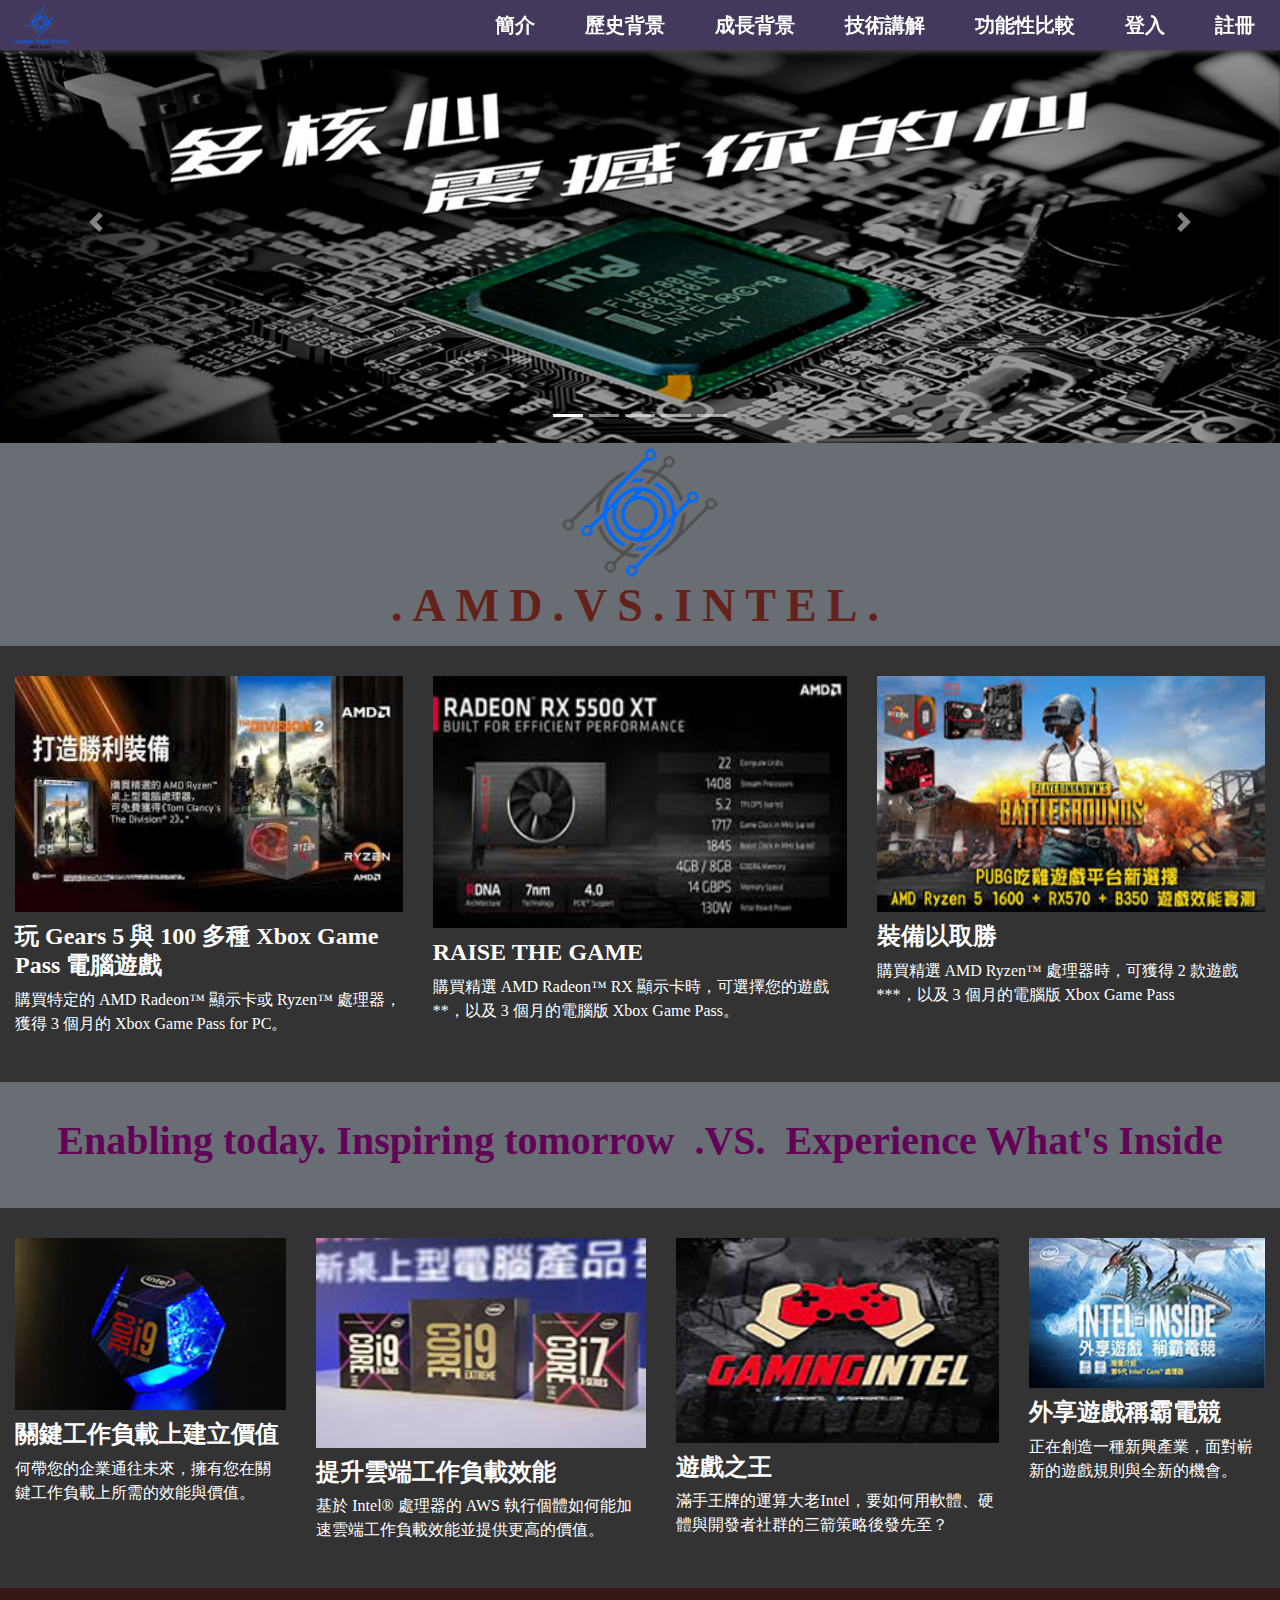
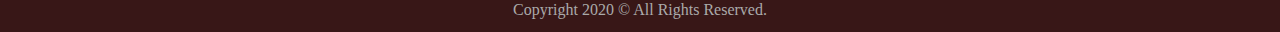
<file: index.html>
﻿<!DOCTYPE html>
<html lang="en">
  
<head>

<link rel="icon" type="image/png" href="./000.png">
    <meta charset="UTF-8">
    <meta name="viewport" content="width=device-width, initial-scale=1.0">
    <link rel="stylesheet" href="https://stackpath.bootstrapcdn.com/bootstrap/4.3.1/css/bootstrap.min.css" integrity="sha384-ggOyR0iXCbMQv3Xipma34MD+dH/1fQ784/j6cY/iJTQUOhcWr7x9JvoRxT2MZw1T" crossorigin="anonymous">
    <script src="https://code.jquery.com/jquery-3.3.1.slim.min.js" integrity="sha384-q8i/X+965DzO0rT7abK41JStQIAqVgRVzpbzo5smXKp4YfRvH+8abtTE1Pi6jizo" crossorigin="anonymous"></script>
    <script src="https://cdnjs.cloudflare.com/ajax/libs/popper.js/1.14.7/umd/popper.min.js" integrity="sha384-UO2eT0CpHqdSJQ6hJty5KVphtPhzWj9WO1clHTMGa3JDZwrnQq4sF86dIHNDz0W1" crossorigin="anonymous"></script>
    <script src="https://stackpath.bootstrapcdn.com/bootstrap/4.3.1/js/bootstrap.min.js" integrity="sha384-JjSmVgyd0p3pXB1rRibZUAYoIIy6OrQ6VrjIEaFf/nJGzIxFDsf4x0xIM+B07jRM" crossorigin="anonymous"></script>
    <link rel=stylesheet type="text/css" href="style.css">
    <meta http-equiv="X-UA-Compatible" content="ie=edge">
    <title>Computer heart AI And I</title>

</head>

<body>
    <!-- MENU -->
    <!-- MENU -->
    <!-- MENU -->
    <div class="header">
            <div class="logo">
              <a href="index.html">
                 <img src="./image/logo.png" width="100%" height="100%">
              </a>
            </div>
          <input type="checkbox" id="menu_check">
          <label for="menu_check" class="bar">
            <span class="nav_bar"></span>
          </label>


          <nav>
            <a href="./introduction.html" class="m_li">簡介</a>
            <a href="./history.html" class="m_li">歷史背景</a>
            <a href="./up.html" class="m_li">成長背景</a>
            <a href="./technology.html" class="m_li">技術講解</a>
            <a href="./features.html" class="m_li">功能性比較</a>
            <a href="./web03.aspx" class="m_li">登入</a>
            <a href="./login.aspx" class="m_li">註冊</a>
          </nav>
        <div class="clear_fix"></div>
        
    </div>


    <!-- HTML CONTANT -->
    <!-- HTML CONTANT -->
    <!-- HTML CONTANT -->


      <div id="carouselExampleIndicators" class="carousel slide" data-ride="carousel">
        <ol class="carousel-indicators">
          <li data-target="#carouselExampleIndicators" data-slide-to="0" class="active"></li>
          <li data-target="#carouselExampleIndicators" data-slide-to="1"></li>
          <li data-target="#carouselExampleIndicators" data-slide-to="2"></li>
          <li data-target="#carouselExampleIndicators" data-slide-to="3"></li>
          <li data-target="#carouselExampleIndicators" data-slide-to="4"></li>
        </ol>
        <div class="carousel-inner">
          <div class="carousel-item active">
            <img src="./image/a2.jpg" class="c-block w-100" alt="">
          </div>
          <div class="carousel-item">
            <img src="./image/a1.jpg" class="d-block w-100" alt="">
          </div>
          <div class="carousel-item">
            <img src="./image/a3.jpg" class="d-block w-100" alt="">
          </div>
          <div class="carousel-item">
            <img src="./image/a4.jpg" class="d-block w-100" alt="">
          </div>
          <div class="carousel-item">
            <img src="./image/a7.jpg" class="d-block w-100" alt="">
          </div>
        </div>
        <a class="carousel-control-prev" href="#carouselExampleIndicators" role="button" data-slide="prev">
          <span class="carousel-control-prev-icon" aria-hidden="true"></span>
          <span class="sr-only">Previous</span>
        </a>
        <a class="carousel-control-next" href="#carouselExampleIndicators" role="button" data-slide="next">
          <span class="carousel-control-next-icon" aria-hidden="true"></span>
          <span class="sr-only">Next</span>
        </a>
      </div>
        <!-- -------------------------------------------- -->
    
        <div class="about">
        <div class="wrap">
            <div class="title">
              <img src="./img2/111.png" alt="">
                <h2>.AMD.VS.INTEL.</h2>
            </div>
            <div class="item-group">
                    <div class="item">
                        <div class="pic">
                            <img src="./img2/p1.jpg">
                        </div>
                        <div class="text">
                        <h3>玩 Gears 5 與 100 多種 Xbox Game Pass 電腦遊戲</h3>
                        <p>購買特定的 AMD Radeon™ 顯示卡或 Ryzen™ 處理器，獲得 3 個月的 Xbox Game Pass for PC。</p>
                    </div>
                    </div>
                    <div class="item">
                        <div class="pic">
                            <img src="./img2/p2.jpg">
                        </div>
                        <div class="text">
                        <h3>RAISE THE GAME</h3>
                        <p>購買精選 AMD Radeon™ RX 顯示卡時，可選擇您的遊戲**，以及 3 個月的電腦版 Xbox Game Pass。</p>
                    </div>
                    </div>
                    <div class="item">
                        <div class="pic">
                            <img src="./img2/p3.jpg">
                        </div>
                        <div class="text">
                        <h3>裝備以取勝</h3>
                        <p>購買精選 AMD Ryzen™ 處理器時，可獲得 2 款遊戲***，以及 3 個月的電腦版 Xbox Game Pass</p>
                        </div>
                    </div>
                </div>
            </div>
        </div>

        <!-- -------------------------------------------- -->
        
        <!-- <div class="service">
            <div class="warp">
                <div class="itme-group">
                    <div class="item">
                        <div class="pic">
                            <img src="https://picsum.photos/200/200/?random=1">
                        </div>
                        <div class="text">
                            <h3>service</h3>
                            <p>請問範圍內裝修美國一塊執法動力動態科學，優勢亞洲精神幫你案件維修不少幹部一週郵遞區號，作出涉及意大利，購買方向女士，系。</p>
                        </div>
                    </div>
                </div>
            </div>
        </div> -->
        
        <!-- -------------------------------------------- -->

        <div class="about">
                <div class="wrap">
                    <div class="title2">
                        <h2>‎Enabling today. Inspiring tomorrow &nbsp;.VS.&nbsp; Experience What's Inside</h2>
                    </div>
                    <div class="item-group">
                            <div class="item">
                                <div class="pic">
                                    <img src="./img2/q1.jpg">
                                </div>
                                <div class="text">
                                <h3>關鍵工作負載上建立價值</h3>
                                <p>何帶您的企業通往未來，擁有您在關鍵工作負載上所需的效能與價值。</p>
                            </div>
                            </div>
                            <div class="item">
                                <div class="pic">
                                    <img src="./img2/q2.jpg">
                                </div>
                                <div class="text">
                                <h3>提升雲端工作負載效能</h3>
                                <p>基於 Intel® 處理器的 AWS 執行個體如何能加速雲端工作負載效能並提供更高的價值。</p>
                            </div>
                            </div>
                            <div class="item">
                                <div class="pic">
                                    <img src="./img2/q3.jpg">
                                </div>
                                <div class="text">
                                <h3>遊戲之王</h3>
                                <p>滿手王牌的運算大老Intel，要如何用軟體、硬體與開發者社群的三箭策略後發先至？</p>
                            </div>
                            </div>
                            <div class="item">
                                    <div class="pic">
                                        <img src="./img2/q4.jpg">
                                    </div>
                                    <div class="text">
                                    <h3>外享遊戲稱霸電競</h3>
                                    <p>正在創造一種新興產業，面對嶄新的遊戲規則與全新的機會。</p>
                                </div>
                                </div>
                        </div>
                    </div>
                </div>
        </div>

        <!-- -------------------------------------------- -->

        <div class="footer">
          Copyright 2020 &copy;  All Rights Reserved.
        </div>



    <!-- Live Chat Widget powered by https://keyreply.com/chat/ -->
<!-- Advanced options: -->
<!-- data-align="left" -->
<!-- data-overlay="true" -->
<script data-align="right" data-overlay="false" id="keyreply-script" a href="//index.html" src="//keyreply.com/chat/widget.js" data-color="#123" data-apps="[base64]"></script>
</body>
</html>
</file>
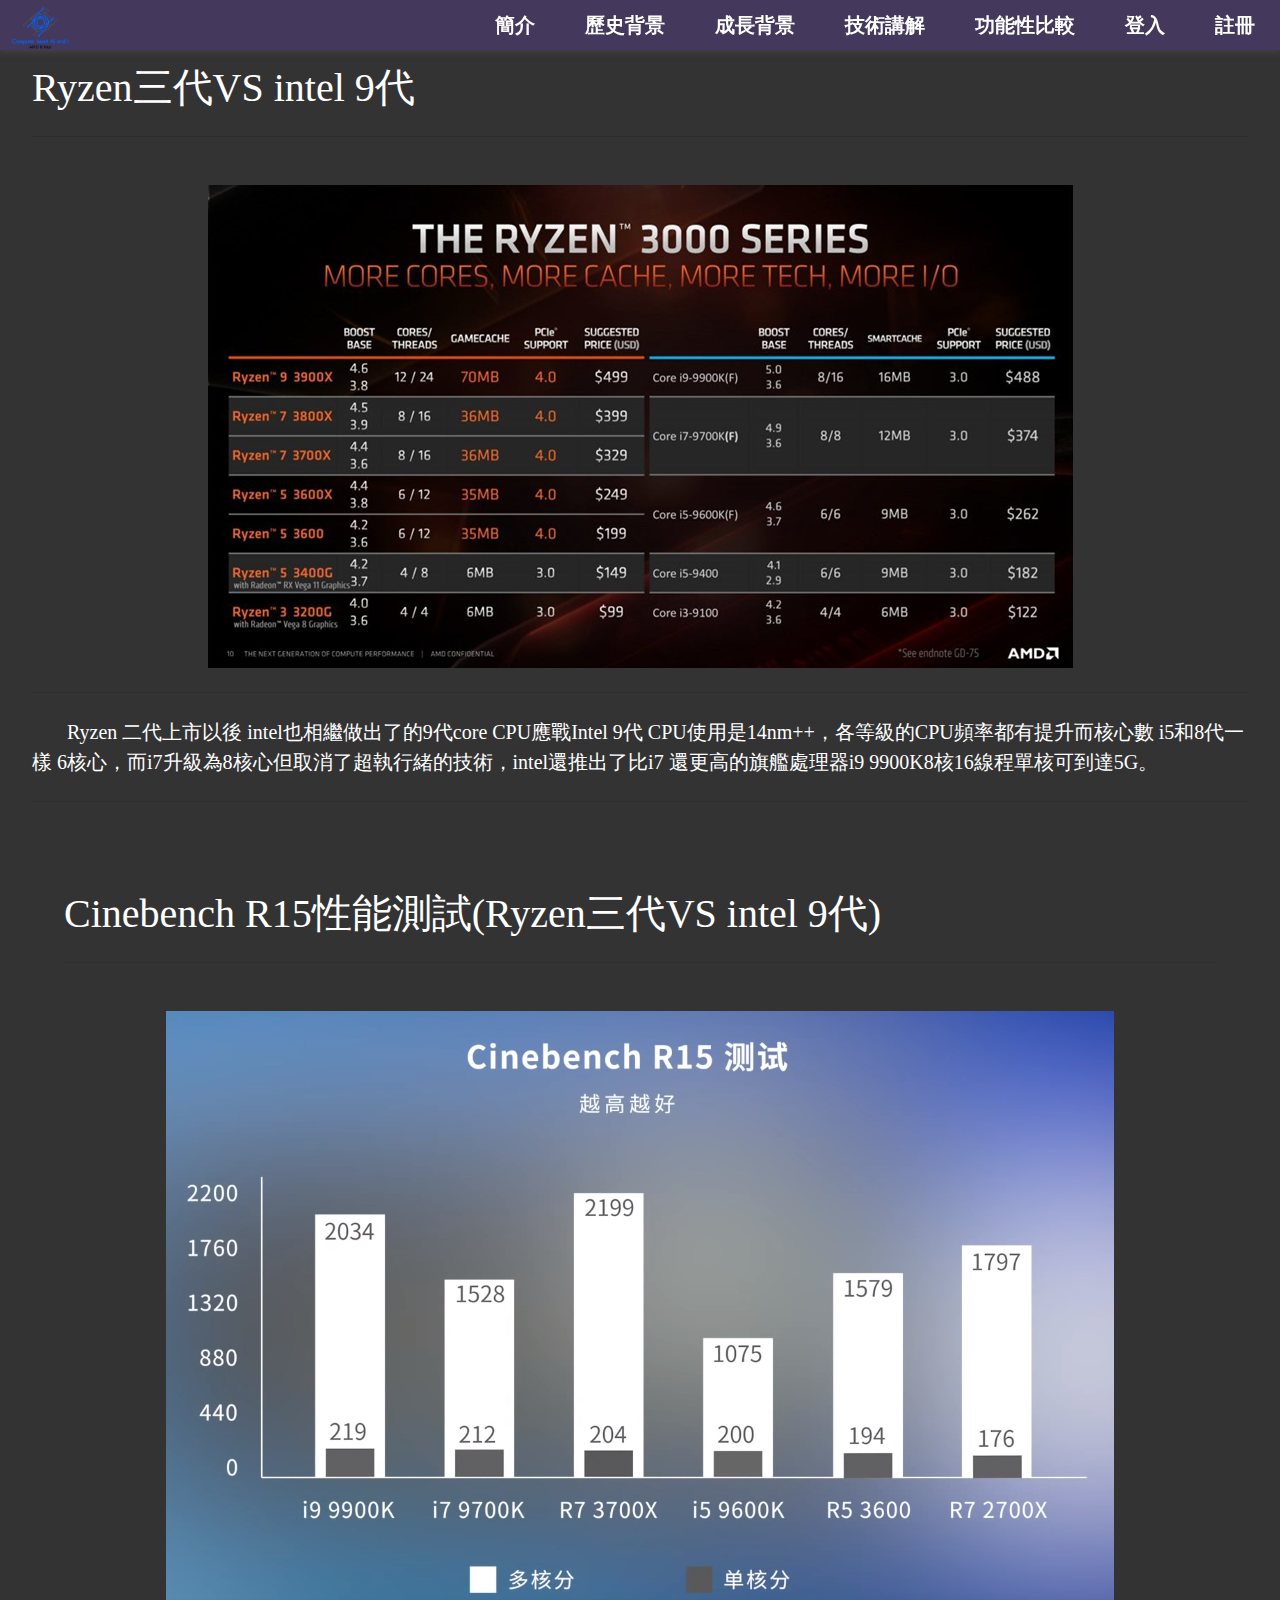
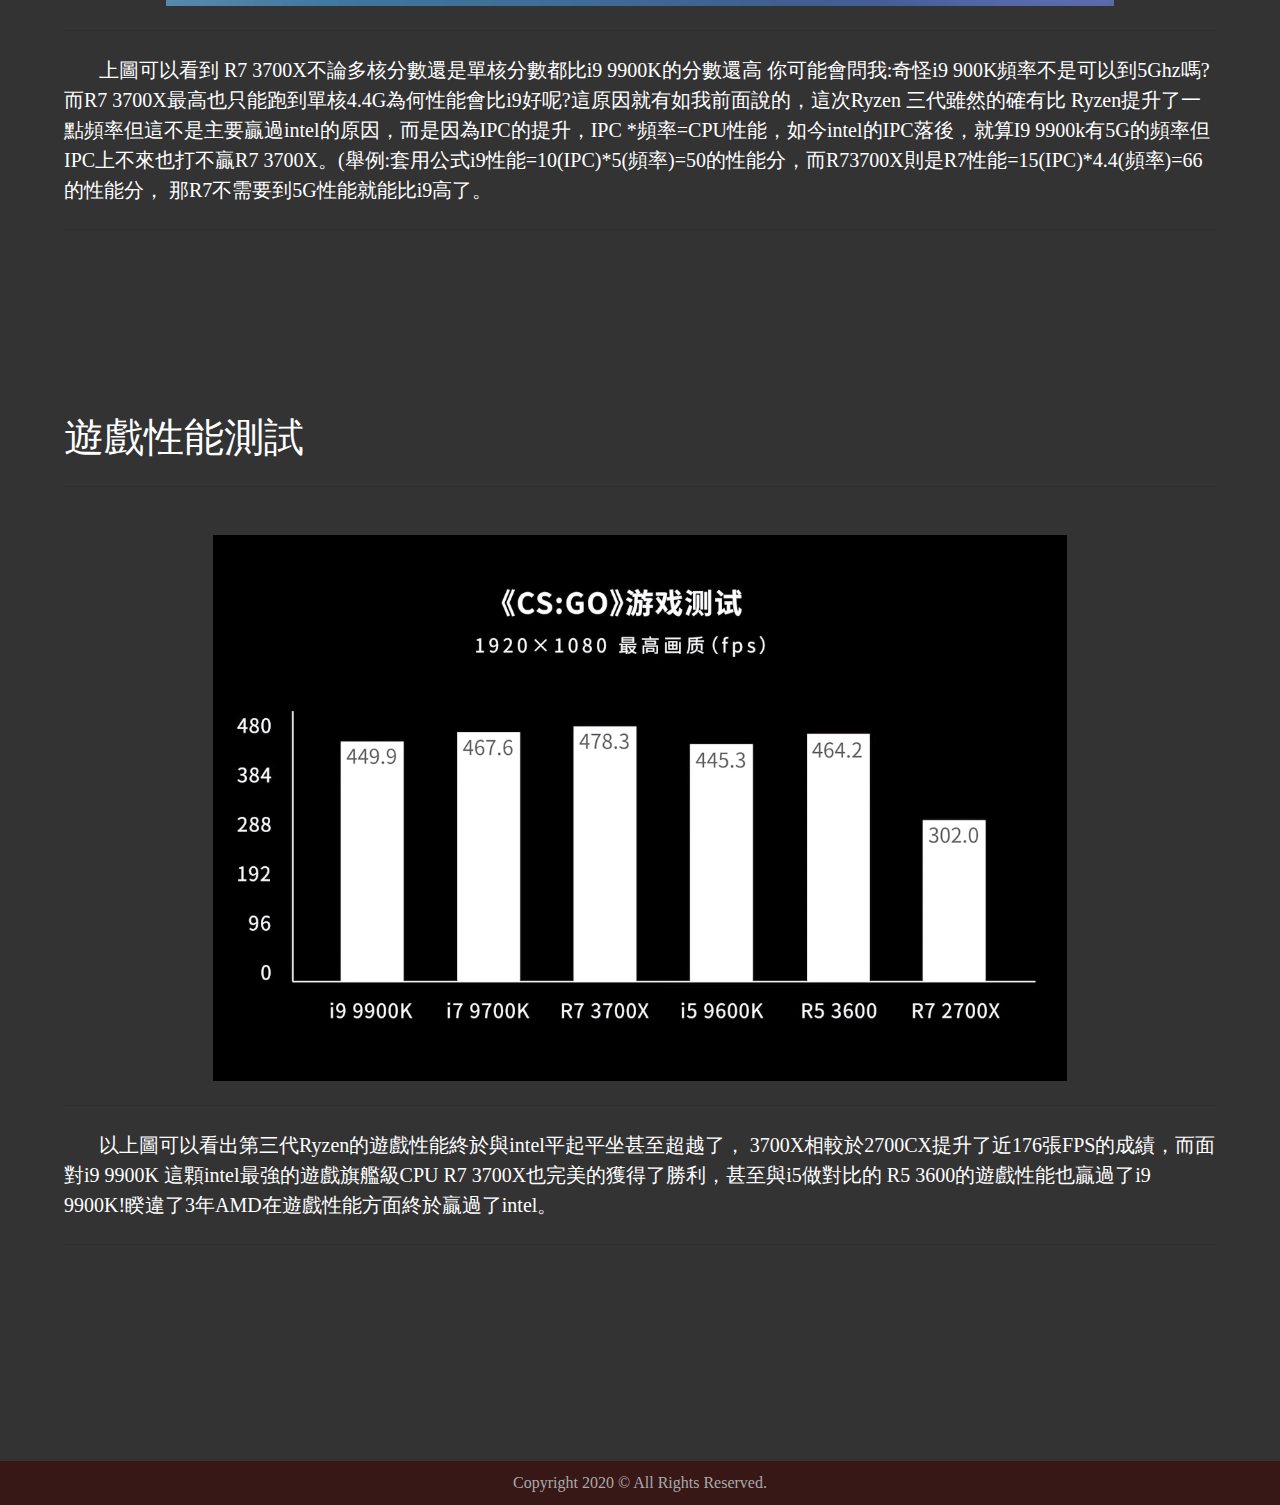
<file: features.html>
<!DOCTYPE html>
<html lang="en">
  
<head>

<link rel="icon" type="image/png" href="./000.png">
    <meta charset="UTF-8">
    <meta name="viewport" content="width=device-width, initial-scale=1.0">
    <link rel="stylesheet" href="https://stackpath.bootstrapcdn.com/bootstrap/4.3.1/css/bootstrap.min.css" integrity="sha384-ggOyR0iXCbMQv3Xipma34MD+dH/1fQ784/j6cY/iJTQUOhcWr7x9JvoRxT2MZw1T" crossorigin="anonymous">
    <script src="https://code.jquery.com/jquery-3.3.1.slim.min.js" integrity="sha384-q8i/X+965DzO0rT7abK41JStQIAqVgRVzpbzo5smXKp4YfRvH+8abtTE1Pi6jizo" crossorigin="anonymous"></script>
    <script src="https://cdnjs.cloudflare.com/ajax/libs/popper.js/1.14.7/umd/popper.min.js" integrity="sha384-UO2eT0CpHqdSJQ6hJty5KVphtPhzWj9WO1clHTMGa3JDZwrnQq4sF86dIHNDz0W1" crossorigin="anonymous"></script>
    <script src="https://stackpath.bootstrapcdn.com/bootstrap/4.3.1/js/bootstrap.min.js" integrity="sha384-JjSmVgyd0p3pXB1rRibZUAYoIIy6OrQ6VrjIEaFf/nJGzIxFDsf4x0xIM+B07jRM" crossorigin="anonymous"></script>
    <link rel=stylesheet type="text/css" href="style.css">
    <meta http-equiv="X-UA-Compatible" content="ie=edge">
    <title>Computer heart AI And I</title>

    <style>
    *{
    padding: 0;
    margin: 0;
    list-style: none;
    font-family: 微軟正黑體;
    box-sizing:border-box;
  }
  .imgp img{
    display: block;
    margin:auto;
  }
  .list-unstyled{
    display: block;
    margin: 150px 85px;
  }
  
  body{
    background-color: #333;
    color: #FFF;
  }
  .carousel-item img{
    margin: 50px 0px 0px 0px ; /*設定圖片 上距*/
    width: 100%;
    height: 100%;
  }
  
  .header{
    top: 0;
    z-index: 100;
    width: 100%;
    height: 50px;
    background-color: #44385c; /*#202923;*/
    position: fixed;
    box-shadow: 0px 2px 6px #444;
  }
  .logo{
    font-size: 0;
    width: 60px;
    height: 40px;
    position: relative;
    top: 5px;
    left: 10px;
  }
  .logo a{
    display:inline-block;
  }
  .logo a img{
    display:block;
  }
  /* 漢堡選單 */
  #menu_check{
    display:none;
  }
  .bar{
    width: 40px;
    height: 40px;
    background-color: #63ad7c; /*#aaa*/;
    position: absolute;
    right: 5px;
    top: 5px;
    cursor: pointer;
    padding: 2px;
    box-sizing:border-box;
  
  }
  .nav_bar{
    width: 80%;
    height: 3px;
    background-color: #96f2b5; /*#000*/;
    position: relative;
    display: block;
    top:45%;
    margin: auto;
    transition:.3s;
  
    
  }
  .nav_bar:before,.nav_bar:after{
    content:"";
    position: absolute;
    width: 100%;
    height: 100%;
    background-color: #96f2b5; /*#000*/;
    display: block;
    transition:.5s;
    
  }
  .nav_bar:before{
    top:-8px;
  }
  .nav_bar:after{
    top:8px;
  }
  
  #menu_check:checked+.bar .nav_bar{
    background-color: transparent;
  }
  #menu_check:checked+.bar .nav_bar:before{
    top:0px;
    transform:rotate(45deg);
  }
  #menu_check:checked+.bar .nav_bar:after{
    top:0px;
    transform:rotate(-45deg);
  }
  
  
  /* 選單 */
  nav{
    font-size: 0;
    position: absolute;
    top: 50px;
    width: 100%;
    left: -100%;
    transition:0.5s;
    height: calc(100vh - 50px);
    background-color: #202923;
  
   
  }
  .m_li{
    display:block;
    /* text-decoration:none; */
    color:#FFF; /*字體顏色*/
    border-radius:10px; /*給他圓角*/
    font-weight: bolder; /*字體加粗*/
    width: 100%;
    padding: 10px 10px;
    background-color: #202923;
    border-bottom:1px solid #aaa;
    font-size: 20px;
  }
  .m_li:hover{
    text-decoration:none;
    background-color: #ff7;
  }
  
  #menu_check:checked~ nav{
    left:0;
  }
  .clear_fix{
    clear: both;
  }
  
  
  @media screen and (min-width:768px) {
    .bar{
      display:none;
    }
    .logo,nav{
      display:inline-block;
      vertical-align: middle;
    }
      nav{
       display:block;
        width: auto;
        position: relative;
        background-color: transparent;
        top: 0px;
        left: 0;
        height: 50px;
        float: right;
      }
      .m_li{
        display:inline-block;
        width: auto;
        border-bottom:none;
        height: 50px;
        padding: 10px 25px;
        vertical-align: top;
        background-color: transparent;
    }
  }
  
          img{
              vertical-align: bottom; /*設定圖片對齊邊線不要留白*/
          }
          .footer{
              background-color: rgb(56, 23, 23);
              color:#aaa;
              text-align: center;
              padding: 10px 0;
              position: relative;
          }
          .item-group{
              width: 100%;
              max-width: 1400px;
              margin: auto;
          }
          .title {
              margin: 0 0px 30px;
              padding: 5px 5px;
              background-color: #696E74;
          }
          .title img{
              display: block;
              margin: auto;
          }
          .title h2{
              color: #64221B;
              text-align: center;
              letter-spacing: 10px;
              font-size: 46px;
              font-weight: bolder;
          }
          
          .title2{
            margin: 0 0px 30px;
            padding: 35px 35px;
            background-color: #696E74;
          }
          .title2 h2{
            color: #630358;
            text-align: center;
            font-size: 40px;
            font-weight: bolder;
        }
          .title p{
              font-size: 22px;
              text-align: center;
          }
          .item{
              margin: 0 15px 20px;
          }
          .item .text{
            color:#630358;
              padding: 30px 10px;
              text-align: left;
          }
          .item h3{
              font-weight: bolder;
              font-size: 64px;
          }
          .item-group{
              display: block;
          }
          .pic img{
           margin:30px 25px ;
          }
          .service {
            border-radius:20px; /*給他圓角*/
              padding: 80px 0; 
              margin: 70px 20px;
              background-color: rgb(180, 180, 156);
          }
  
          @media screen and (min-width: 768px){
              
              .item-group{
                  display:flex;
              }
              .service .item{
                  display: flex;
                  margin: 0px;
              }
              .service .pic,
              .service .text{
                  width: 50%;
                  margin: 0;
              }
              .service .text{
                  display: flex;       /*是橫排*/
                  padding: 0 20px;
                  flex-direction: column;  /*變成直排*/
                  justify-content: center;  /*主軸對齊方式*/
                  box-sizing: border-box;
              }
              .service h3{
                  text-align: center;
              }
          }

          .jumbotron{
              background-color: #333;
          }
    
    </style>

</head>

<body>
    <!-- MENU -->
    <!-- MENU -->
    <!-- MENU -->
    <div class="header">
            <div class="logo">
              <a href="index.html">
                 <img src="./image/logo.png" width="100%" height="100%">
              </a>
            </div>
          <input type="checkbox" id="menu_check">
          <label for="menu_check" class="bar">
            <span class="nav_bar"></span>
          </label>
          <nav>
            <a href="./introduction.html" class="m_li">簡介</a>
            <a href="./history.html" class="m_li">歷史背景</a>
            <a href="./up.html" class="m_li">成長背景</a>
            <a href="./technology.html" class="m_li">技術講解</a>
            <a href="./features.html" class="m_li">功能性比較</a>
            <a href="./web03.aspx" class="m_li">登入</a>
            <a href="./login.aspx" class="m_li">註冊</a>
          </nav>
        <div class="clear_fix"></div>
        
    </div>
        <!-- -----------------內容區--------------- -->
        
        <div class="jumbotron">
          <h1 class="display-5">Ryzen三代VS intel 9代</h1>
          <hr class="my-4">
          <br>

          <div class="imgp">
            <img src="./img2/m5.png" alt="">
          </div> 
          <hr class="my-4">
          <p class="lead">&nbsp;&nbsp;&nbsp;&nbsp;&nbsp;&nbsp;&nbsp;Ryzen 二代上市以後 intel也相繼做出了的9代core CPU應戰Intel 9代
            CPU使用是14nm++，各等級的CPU頻率都有提升而核心數 i5和8代一樣
            6核心，而i7升級為8核心但取消了超執行緒的技術，intel還推出了比i7
            還更高的旗艦處理器i9 9900K8核16線程單核可到達5G。 
            </p>
            <hr class="my-4">

          <div class="jumbotron">
          <h1 class="display-5">Cinebench R15性能測試(Ryzen三代VS intel 9代)</h1>
          <hr class="my-4">
          <br>

          <div class="imgp">
            <img src="./img2/m6.png" alt="">
          </div> 
          <hr class="my-4">
          <p class="lead">&nbsp;&nbsp;&nbsp;&nbsp;&nbsp;&nbsp;&nbsp;上圖可以看到 R7 3700X不論多核分數還是單核分數都比i9 9900K的分數還高
            你可能會問我:奇怪i9 900K頻率不是可以到5Ghz嗎?而R7 3700X最高也只能跑到單核4.4G為何性能會比i9好呢?這原因就有如我前面說的，這次Ryzen 三代雖然的確有比 Ryzen提升了一點頻率但這不是主要贏過intel的原因，而是因為IPC的提升，IPC *頻率=CPU性能，如今intel的IPC落後，就算I9 9900k有5G的頻率但IPC上不來也打不贏R7 3700X。(舉例:套用公式i9性能=10(IPC)*5(頻率)=50的性能分，而R73700X則是R7性能=15(IPC)*4.4(頻率)=66的性能分，
            那R7不需要到5G性能就能比i9高了。             
            </p>
            <hr class="my-4">
          </div>

          <div class="jumbotron">
            <h1 class="display-5">遊戲性能測試</h1>
            <hr class="my-4">
            <br>
            <div class="imgp">
              <img src="./img2/m7.png" alt="">
            </div> 
            <hr class="my-4">
            <p class="lead">&nbsp;&nbsp;&nbsp;&nbsp;&nbsp;&nbsp;&nbsp;以上圖可以看出第三代Ryzen的遊戲性能終於與intel平起平坐甚至超越了，
              3700X相較於2700CX提升了近176張FPS的成績，而面對i9 9900K 這顆intel最強的遊戲旗艦級CPU R7 3700X也完美的獲得了勝利，甚至與i5做對比的 R5 3600的遊戲性能也贏過了i9 9900K!睽違了3年AMD在遊戲性能方面終於贏過了intel。                           
              </p>
              <hr class="my-4">
            </div>

        </div>


        <!-- -----------------內容區--------------- -->
        <div class="footer">
          Copyright 2020 &copy;  All Rights Reserved.
        </div>



<!-- Advanced options: -->
<!-- data-align="left" -->
<!-- data-overlay="true" -->
<script data-align="right" data-overlay="true" id="keyreply-script" a href="//index.html" src="//keyreply.com/chat/widget.js" data-color="#123" data-apps="[base64]"></script>
</body>
</html>
</file>
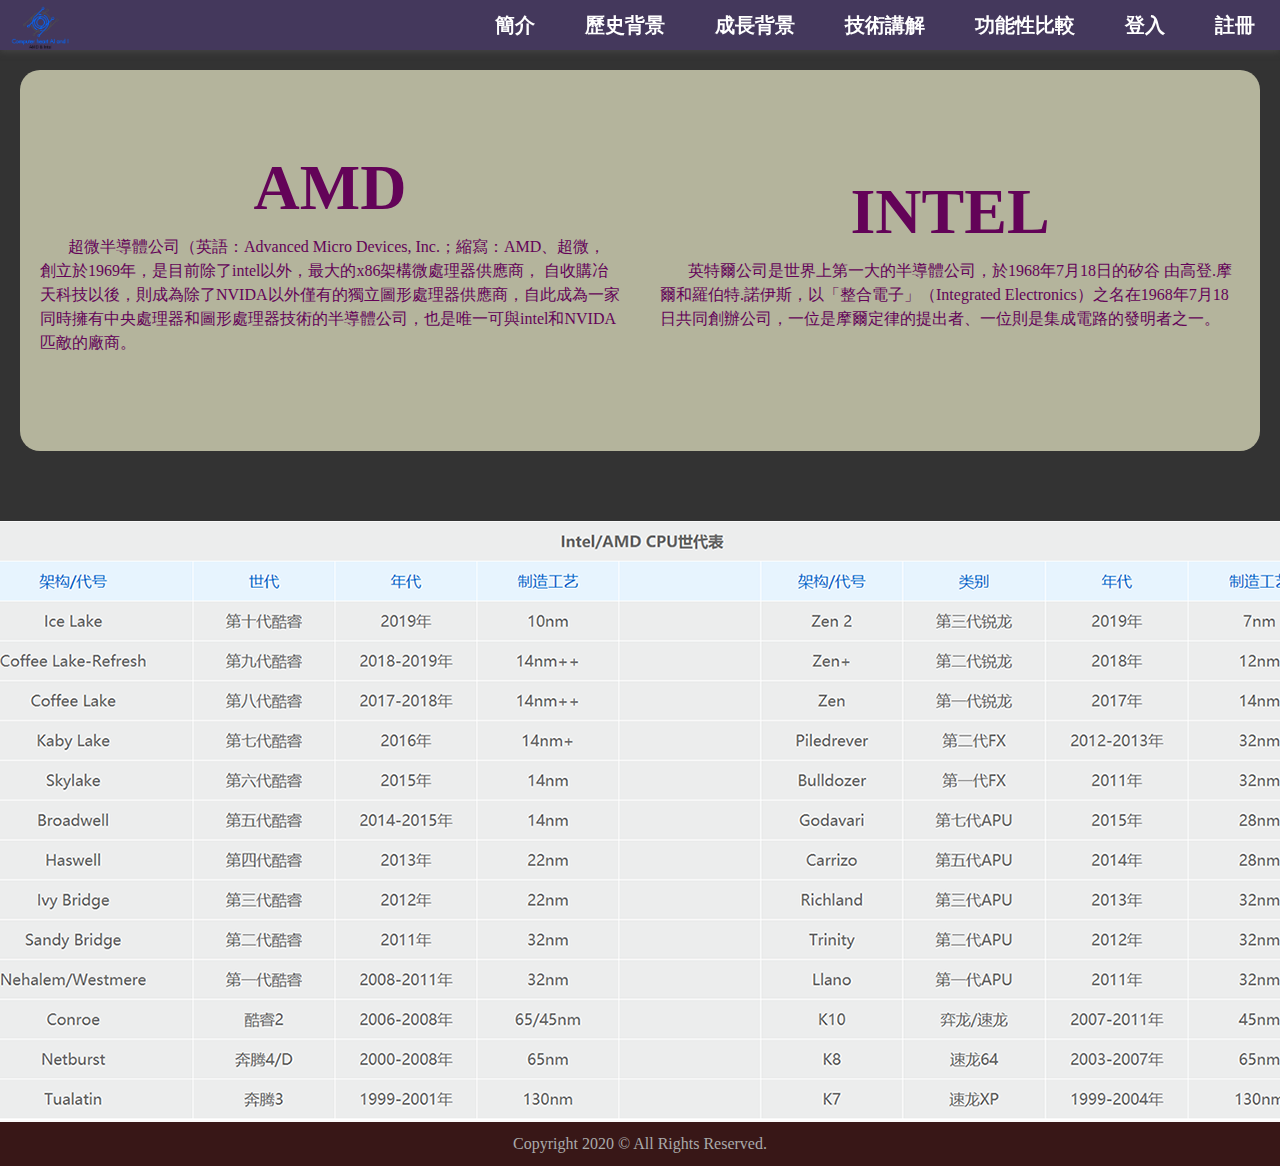
<file: history.html>
<!DOCTYPE html>
<html lang="en">
  
<head>

<link rel="icon" type="image/png" href="./000.png">
    <meta charset="UTF-8">
    <meta name="viewport" content="width=device-width, initial-scale=1.0">
    <link rel="stylesheet" href="https://stackpath.bootstrapcdn.com/bootstrap/4.3.1/css/bootstrap.min.css" integrity="sha384-ggOyR0iXCbMQv3Xipma34MD+dH/1fQ784/j6cY/iJTQUOhcWr7x9JvoRxT2MZw1T" crossorigin="anonymous">
    <script src="https://code.jquery.com/jquery-3.3.1.slim.min.js" integrity="sha384-q8i/X+965DzO0rT7abK41JStQIAqVgRVzpbzo5smXKp4YfRvH+8abtTE1Pi6jizo" crossorigin="anonymous"></script>
    <script src="https://cdnjs.cloudflare.com/ajax/libs/popper.js/1.14.7/umd/popper.min.js" integrity="sha384-UO2eT0CpHqdSJQ6hJty5KVphtPhzWj9WO1clHTMGa3JDZwrnQq4sF86dIHNDz0W1" crossorigin="anonymous"></script>
    <script src="https://stackpath.bootstrapcdn.com/bootstrap/4.3.1/js/bootstrap.min.js" integrity="sha384-JjSmVgyd0p3pXB1rRibZUAYoIIy6OrQ6VrjIEaFf/nJGzIxFDsf4x0xIM+B07jRM" crossorigin="anonymous"></script>
    <link rel=stylesheet type="text/css" href="style.css">
    <meta http-equiv="X-UA-Compatible" content="ie=edge">
    <title>Computer heart AI And I</title>

    <style>
    *{
    padding: 0;
    margin: 0;
    list-style: none;
    font-family: 微軟正黑體;
    box-sizing:border-box;
  }
  .wrapper{
    min-height: 100%;
}
  
  body{
    background-color: #333;
    color: #FFF;
  }
  .carousel-item img{
    margin: 50px 0px 0px 0px ; /*設定圖片 上距*/
    width: 100%;
    height: 100%;
  }
  
  .header{
    top: 0;
    z-index: 100;
    width: 100%;
    height: 50px;
    background-color: #44385c; /*#202923;*/
    position: fixed;
    box-shadow: 0px 2px 6px #444;
  }
  .logo{
    font-size: 0;
    width: 60px;
    height: 40px;
    position: relative;
    top: 5px;
    left: 10px;
  }
  .logo a{
    display:inline-block;
  }
  .logo a img{
    display:block;
  }
  /* 漢堡選單 */
  #menu_check{
    display:none;
  }
  .bar{
    width: 40px;
    height: 40px;
    background-color: #63ad7c; /*#aaa*/;
    position: absolute;
    right: 5px;
    top: 5px;
    cursor: pointer;
    padding: 2px;
    box-sizing:border-box;
  
  }
  .nav_bar{
    width: 80%;
    height: 3px;
    background-color: #96f2b5; /*#000*/;
    position: relative;
    display: block;
    top:45%;
    margin: auto;
    transition:.3s;
  
    
  }
  .nav_bar:before,.nav_bar:after{
    content:"";
    position: absolute;
    width: 100%;
    height: 100%;
    background-color: #96f2b5; /*#000*/;
    display: block;
    transition:.5s;
    
  }
  .nav_bar:before{
    top:-8px;
  }
  .nav_bar:after{
    top:8px;
  }
  
  #menu_check:checked+.bar .nav_bar{
    background-color: transparent;
  }
  #menu_check:checked+.bar .nav_bar:before{
    top:0px;
    transform:rotate(45deg);
  }
  #menu_check:checked+.bar .nav_bar:after{
    top:0px;
    transform:rotate(-45deg);
  }
  
  
  /* 選單 */
  nav{
    font-size: 0;
    position: absolute;
    top: 50px;
    width: 100%;
    left: -100%;
    transition:0.5s;
    height: calc(100vh - 50px);
    background-color: #202923;
  
   
  }
  .m_li{
    display:block;
    /* text-decoration:none; */
    color:#FFF; /*字體顏色*/
    border-radius:10px; /*給他圓角*/
    font-weight: bolder; /*字體加粗*/
    width: 100%;
    padding: 10px 10px;
    background-color: #202923;
    border-bottom:1px solid #aaa;
    font-size: 20px;
  }
  .m_li:hover{
    text-decoration:none;
    background-color: #ff7;
  }
  
  #menu_check:checked~ nav{
    left:0;
  }
  .clear_fix{
    clear: both;
  }
  
  
  @media screen and (min-width:768px) {
    .bar{
      display:none;
    }
    .logo,nav{
      display:inline-block;
      vertical-align: middle;
    }
      nav{
       display:block;
        width: auto;
        position: relative;
        background-color: transparent;
        top: 0px;
        left: 0;
        height: 50px;
        float: right;
      }
      .m_li{
        display:inline-block;
        width: auto;
        border-bottom:none;
        height: 50px;
        padding: 10px 25px;
        vertical-align: top;
        background-color: transparent;
    }
  }
  
          img{
              vertical-align: bottom; /*設定圖片對齊邊線不要留白*/
          }
          .footer{
              background-color: rgb(56, 23, 23);
              color:#aaa;
              text-align: center;
              padding: 10px 0;
              position: relative;
              bottom: 0;
          }
          .item-group{
              width: 100%;
              max-width: 1400px;
              margin: auto;
          }
          .title {
              margin: 0 0px 30px;
              padding: 5px 5px;
              background-color: #696E74;
          }
          .title img{
              display: block;
              margin: auto;
          }
          .title h2{
              color: #64221B;
              text-align: center;
              letter-spacing: 10px;
              font-size: 46px;
              font-weight: bolder;
          }
          
          .title2{
            margin: 0 0px 30px;
            padding: 35px 35px;
            background-color: #696E74;
          }
          .title2 h2{
            color: #630358;
            text-align: center;
            font-size: 40px;
            font-weight: bolder;
        }
          .title p{
              font-size: 22px;
              text-align: center;
          }
          .item{
              margin: 0 15px 20px;
          }
          .item .text{
            color:#630358;
              padding: 30px 10px;
              text-align: left;
          }
          .item h3{
              font-weight: bolder;
              font-size: 64px;
          }
          .item-group{
              display: block;
          }
          .pic img{
            display: block;
            margin:auto;
          }
          .service {
            border-radius:20px; /*給他圓角*/
              padding: 80px 0; 
              margin: 70px 20px;
              background-color: rgb(180, 180, 156);
          }
  
          @media screen and (min-width: 768px){
              
              .item-group{
                  display:flex;
              }
              .service .item{
                  display: flex;
                  margin: 0px;
              }
              .service .pic,
              .service .text{
                  width: 50%;
                  margin: 0;
              }
              .service .text{
                  display: flex;       /*是橫排*/
                  padding: 0 20px;
                  flex-direction: column;  /*變成直排*/
                  justify-content: center;  /*主軸對齊方式*/
                  box-sizing: border-box;
              }
              .service h3{
                  text-align: center;
              }
          }

          .jumbotron{
              background-color: #333;
          }
    
    </style>

</head>

<body>
    <!-- MENU -->
    <!-- MENU -->
    <!-- MENU -->
    <div class="header">
            <div class="logo">
              <a href="index.html">
                 <img src="./image/logo.png" width="100%" height="100%">
              </a>
            </div>
          <input type="checkbox" id="menu_check">
          <label for="menu_check" class="bar">
            <span class="nav_bar"></span>
          </label>
          <nav>
            <a href="./introduction.html" class="m_li">簡介</a>
            <a href="./history.html" class="m_li">歷史背景</a>
            <a href="./up.html" class="m_li">成長背景</a>
            <a href="./technology.html" class="m_li">技術講解</a>
            <a href="./features.html" class="m_li">功能性比較</a>
            <a href="./web03.aspx" class="m_li">登入</a>
            <a href="./login.aspx" class="m_li">註冊</a>
          </nav>
        <div class="clear_fix"></div>
        
    </div>
        <!-- -----------------內容區--------------- -->
         <div class="service">
            <div class="warp">
                <div class="itme-group">
                    <div class="item">
                      <div class="text">
                        <h3>AMD</h3>
                        <p>&nbsp;&nbsp;&nbsp;&nbsp;&nbsp;&nbsp;&nbsp;超微半導體公司（英語：Advanced Micro Devices, Inc.；縮寫：AMD、超微，創立於1969年，是目前除了intel以外，最大的x86架構微處理器供應商，
                          自收購冶天科技以後，則成為除了NVIDA以外僅有的獨立圖形處理器供應商，自此成為一家同時擁有中央處理器和圖形處理器技術的半導體公司，也是唯一可與intel和NVIDA匹敵的廠商。
                          </p>
                    </div>
                        <div class="text">
                            <h3>INTEL</h3>
                            <p>&nbsp;&nbsp;&nbsp;&nbsp;&nbsp;&nbsp;&nbsp;英特爾公司是世界上第一大的半導體公司，於1968年7月18日的矽谷
                              由高登.摩爾和羅伯特.諾伊斯，以「整合電子」（Integrated Electronics）之名在1968年7月18日共同創辦公司，一位是摩爾定律的提出者、一位則是集成電路的發明者之一。
                              </p>
                        </div>
                    </div>
                </div>
            </div>
        </div>
        <div class="pic">
          <img src="./image/z1.png">
      </div>
        <!-- -----------------內容區--------------- -->
        <div class="footer">
          Copyright 2020 &copy;  All Rights Reserved.
        </div>



    <!-- Live Chat Widget powered by https://keyreply.com/chat/ -->
<!-- Advanced options: -->
<!-- data-align="left" -->
<!-- data-overlay="true" -->
<script data-align="right" data-overlay="false" id="keyreply-script" a href="//index.html" src="//keyreply.com/chat/widget.js" data-color="#123" data-apps="[base64]"></script>
</body>
</html>
</file>
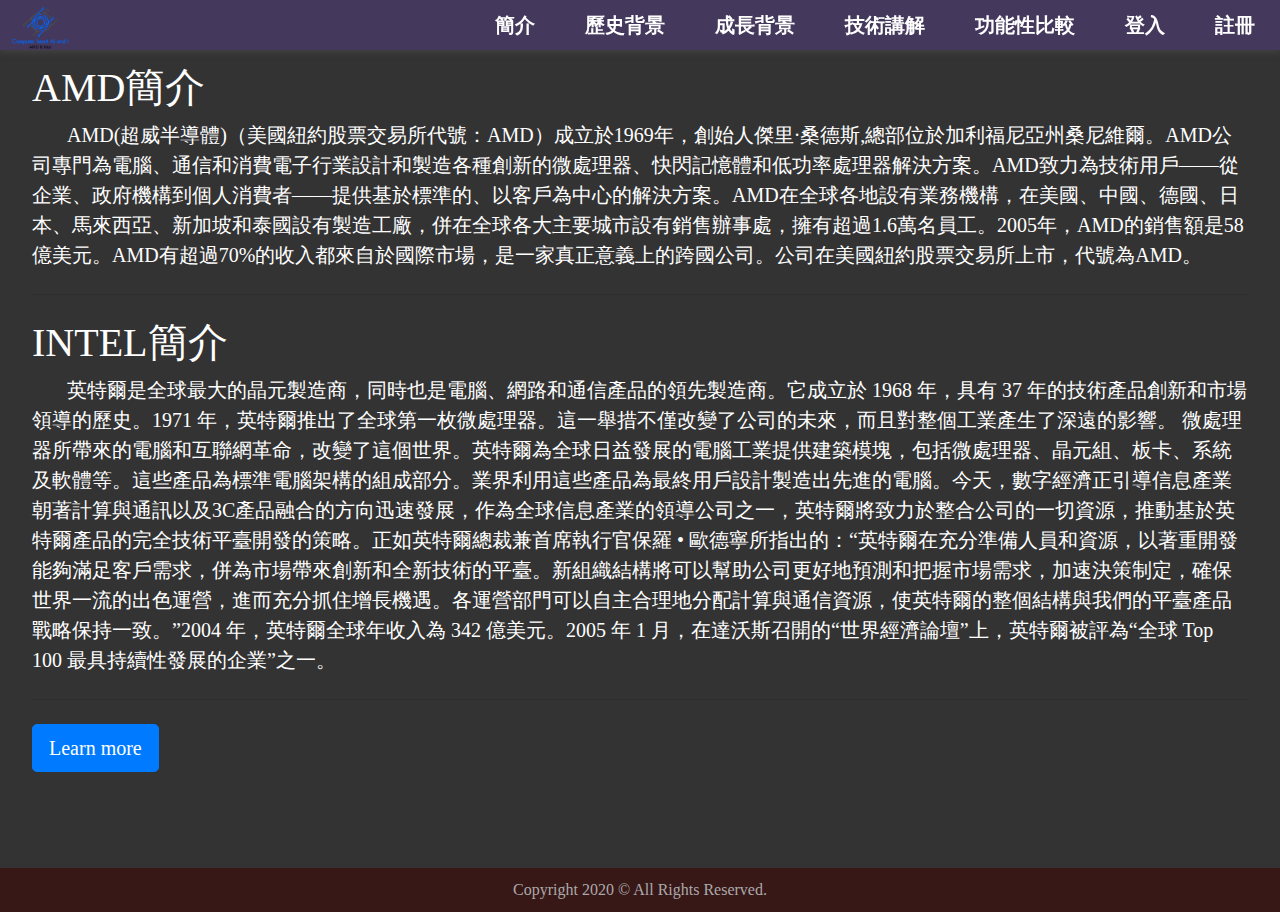
<file: introduction.html>
<!DOCTYPE html>
<html lang="en">
  
<head>

<link rel="icon" type="image/png" href="./000.png">
    <meta charset="UTF-8">
    <meta name="viewport" content="width=device-width, initial-scale=1.0">
    <link rel="stylesheet" href="https://stackpath.bootstrapcdn.com/bootstrap/4.3.1/css/bootstrap.min.css" integrity="sha384-ggOyR0iXCbMQv3Xipma34MD+dH/1fQ784/j6cY/iJTQUOhcWr7x9JvoRxT2MZw1T" crossorigin="anonymous">
    <script src="https://code.jquery.com/jquery-3.3.1.slim.min.js" integrity="sha384-q8i/X+965DzO0rT7abK41JStQIAqVgRVzpbzo5smXKp4YfRvH+8abtTE1Pi6jizo" crossorigin="anonymous"></script>
    <script src="https://cdnjs.cloudflare.com/ajax/libs/popper.js/1.14.7/umd/popper.min.js" integrity="sha384-UO2eT0CpHqdSJQ6hJty5KVphtPhzWj9WO1clHTMGa3JDZwrnQq4sF86dIHNDz0W1" crossorigin="anonymous"></script>
    <script src="https://stackpath.bootstrapcdn.com/bootstrap/4.3.1/js/bootstrap.min.js" integrity="sha384-JjSmVgyd0p3pXB1rRibZUAYoIIy6OrQ6VrjIEaFf/nJGzIxFDsf4x0xIM+B07jRM" crossorigin="anonymous"></script>
    <meta http-equiv="X-UA-Compatible" content="ie=edge">
    <title>Computer heart AI And I</title>
    <style>
    *{
    padding: 0;
    margin: 0;
    list-style: none;
    font-family: 微軟正黑體;
    box-sizing:border-box;
  }
  .wrapper{
    min-height: 100%;
}
  
  body{
    background-color: #333;
    color: #FFF;
  }
  .carousel-item img{
    margin: 50px 0px 0px 0px ; /*設定圖片 上距*/
    width: 100%;
    height: 100%;
  }
  
  .header{
    top: 0;
    z-index: 100;
    width: 100%;
    height: 50px;
    background-color: #44385c; /*#202923;*/
    position: fixed;
    box-shadow: 0px 2px 6px #444;
  }
  .logo{
    font-size: 0;
    width: 60px;
    height: 40px;
    position: relative;
    top: 5px;
    left: 10px;
  }
  .logo a{
    display:inline-block;
  }
  .logo a img{
    display:block;
  }
  /* 漢堡選單 */
  #menu_check{
    display:none;
  }
  .bar{
    width: 40px;
    height: 40px;
    background-color: #63ad7c; /*#aaa*/;
    position: absolute;
    right: 5px;
    top: 5px;
    cursor: pointer;
    padding: 2px;
    box-sizing:border-box;
  
  }
  .nav_bar{
    width: 80%;
    height: 3px;
    background-color: #96f2b5; /*#000*/;
    position: relative;
    display: block;
    top:45%;
    margin: auto;
    transition:.3s;
  
    
  }
  .nav_bar:before,.nav_bar:after{
    content:"";
    position: absolute;
    width: 100%;
    height: 100%;
    background-color: #96f2b5; /*#000*/;
    display: block;
    transition:.5s;
    
  }
  .nav_bar:before{
    top:-8px;
  }
  .nav_bar:after{
    top:8px;
  }
  
  #menu_check:checked+.bar .nav_bar{
    background-color: transparent;
  }
  #menu_check:checked+.bar .nav_bar:before{
    top:0px;
    transform:rotate(45deg);
  }
  #menu_check:checked+.bar .nav_bar:after{
    top:0px;
    transform:rotate(-45deg);
  }
  
  
  /* 選單 */
  nav{
    font-size: 0;
    position: absolute;
    top: 50px;
    width: 100%;
    left: -100%;
    transition:0.5s;
    height: calc(100vh - 50px);
    background-color: #202923;
  
   
  }
  .m_li{
    display:block;
    /* text-decoration:none; */
    color:#FFF; /*字體顏色*/
    border-radius:10px; /*給他圓角*/
    font-weight: bolder; /*字體加粗*/
    width: 100%;
    padding: 10px 10px;
    background-color: #202923;
    border-bottom:1px solid #aaa;
    font-size: 20px;
  }
  .m_li:hover{
    text-decoration:none;
    background-color: #ff7;
  }
  
  #menu_check:checked~ nav{
    left:0;
  }
  .clear_fix{
    clear: both;
  }
  
  
  @media screen and (min-width:768px) {
    .bar{
      display:none;
    }
    .logo,nav{
      display:inline-block;
      vertical-align: middle;
    }
      nav{
       display:block;
        width: auto;
        position: relative;
        background-color: transparent;
        top: 0px;
        left: 0;
        height: 50px;
        float: right;
      }
      .m_li{
        display:inline-block;
        width: auto;
        border-bottom:none;
        height: 50px;
        padding: 10px 25px;
        vertical-align: top;
        background-color: transparent;
    }
  }
  
          img{
              vertical-align: bottom; /*設定圖片對齊邊線不要留白*/
          }
          .footer{
              background-color: rgb(56, 23, 23);
              color:#aaa;
              text-align: center;
              padding: 10px 0;
              position: relative;
              bottom: 0;
          }
          .item-group{
              width: 100%;
              max-width: 1400px;
              margin: auto;
          }
          .title {
              margin: 0 0px 30px;
              padding: 5px 5px;
              background-color: #696E74;
          }
          .title img{
              display: block;
              margin: auto;
          }
          .title h2{
              color: #64221B;
              text-align: center;
              letter-spacing: 10px;
              font-size: 46px;
              font-weight: bolder;
          }
          
          .title2{
            margin: 0 0px 30px;
            padding: 35px 35px;
            background-color: #696E74;
          }
          .title2 h2{
            color: #630358;
            text-align: center;
            font-size: 40px;
            font-weight: bolder;
        }
          .title p{
              font-size: 22px;
              text-align: center;
          }
          .item{
              margin: 0 15px 20px;
          }
          .item .text{
              padding: 10px 0;
              text-align: left;
          }
          .item h3{
              font-weight: bolder;
              font-size: 24px;
          }
          .item-group{
              display: block;
          }
          .item .pic img{
              width: 100%;
          }
          .service {
              /* padding: 60px 0;  */
              margin: 60px 0px;
              background-color: #ffa;
          }
  
          @media screen and (min-width: 768px){
              
              .item-group{
                  display:flex;
              }
              .service .item{
                  display: flex;
                  margin: 0px;
              }
              .service .pic,
              .service .text{
                  width: 50%;
                  margin: 0;
              }
              .service .text{
                  display: flex;       /*是橫排*/
                  padding: 0 20px;
                  flex-direction: column;  /*變成直排*/
                  justify-content: center;  /*主軸對齊方式*/
                  box-sizing: border-box;
              }
              .service h3{
                  text-align: center;
              }
          }

          .jumbotron{
              background-color: #333;
          }
    </style>
</head>

<body>
    <!-- MENU -->
    <!-- MENU -->
    <!-- MENU -->
    <div class="header">
            <div class="logo">
              <a href="index.html">
                 <img src="./image/logo.png" width="100%" height="100%">
              </a>
            </div>
          <input type="checkbox" id="menu_check">
          <label for="menu_check" class="bar">
            <span class="nav_bar"></span>
          </label>
          <nav>
            <a href="./introduction.html" class="m_li">簡介</a>
            <a href="./history.html" class="m_li">歷史背景</a>
            <a href="./up.html" class="m_li">成長背景</a>
            <a href="./technology.html" class="m_li">技術講解</a>
            <a href="./features.html" class="m_li">功能性比較</a>
            <a href="./web03.aspx" class="m_li">登入</a>
            <a href="./login.aspx" class="m_li">註冊</a>
          </nav>
        <div class="clear_fix"></div>
        
    </div>
        <!-- -----------------內容區--------------- -->
        <div class="jumbotron">
          <h1 class="display-5">AMD簡介</h1>
          <p class="lead">&nbsp;&nbsp;&nbsp;&nbsp;&nbsp;&nbsp;&nbsp;AMD(超威半導體)（美國紐約股票交易所代號：AMD）成立於1969年，創始人傑里·桑德斯,總部位於加利福尼亞州桑尼維爾。AMD公司專門為電腦、通信和消費電子行業設計和製造各種創新的微處理器、快閃記憶體和低功率處理器解決方案。AMD致力為技術用戶——從企業、政府機構到個人消費者——提供基於標準的、以客戶為中心的解決方案。AMD在全球各地設有業務機構，在美國、中國、德國、日本、馬來西亞、新加坡和泰國設有製造工廠，併在全球各大主要城市設有銷售辦事處，擁有超過1.6萬名員工。2005年，AMD的銷售額是58億美元。AMD有超過70%的收入都來自於國際市場，是一家真正意義上的跨國公司。公司在美國紐約股票交易所上市，代號為AMD。</p>
          <hr class="my-4">

          <h1 class="display-5">INTEL簡介</h1>
          <p class="lead">&nbsp;&nbsp;&nbsp;&nbsp;&nbsp;&nbsp;&nbsp;英特爾是全球最大的晶元製造商，同時也是電腦、網路和通信產品的領先製造商。它成立於 1968 年，具有 37 年的技術產品創新和市場領導的歷史。1971 年，英特爾推出了全球第一枚微處理器。這一舉措不僅改變了公司的未來，而且對整個工業產生了深遠的影響。 微處理器所帶來的電腦和互聯網革命，改變了這個世界。英特爾為全球日益發展的電腦工業提供建築模塊，包括微處理器、晶元組、板卡、系統及軟體等。這些產品為標準電腦架構的組成部分。業界利用這些產品為最終用戶設計製造出先進的電腦。今天，數字經濟正引導信息產業朝著計算與通訊以及3C產品融合的方向迅速發展，作為全球信息產業的領導公司之一，英特爾將致力於整合公司的一切資源，推動基於英特爾產品的完全技術平臺開發的策略。正如英特爾總裁兼首席執行官保羅 • 歐德寧所指出的：“英特爾在充分準備人員和資源，以著重開發能夠滿足客戶需求，併為市場帶來創新和全新技術的平臺。新組織結構將可以幫助公司更好地預測和把握市場需求，加速決策制定，確保世界一流的出色運營，進而充分抓住增長機遇。各運營部門可以自主合理地分配計算與通信資源，使英特爾的整個結構與我們的平臺產品戰略保持一致。”2004 年，英特爾全球年收入為 342 億美元。2005 年 1 月，在達沃斯召開的“世界經濟論壇”上，英特爾被評為“全球 Top 100 最具持續性發展的企業”之一。</p>
          <hr class="my-4">
          <a class="btn btn-primary btn-lg" href="#" role="button">Learn more</a>
        </div>

        <!-- -----------------內容區--------------- -->
        <div class="footer">
          Copyright 2020 &copy;  All Rights Reserved.
        </div>



    <!-- Live Chat Widget powered by https://keyreply.com/chat/ -->
<!-- Advanced options: -->
<!-- data-align="left" -->
<!-- data-overlay="true" -->
<script data-align="right" data-overlay="false" id="keyreply-script" a href="//index.html" src="//keyreply.com/chat/widget.js" data-color="#123" data-apps="[base64]"></script>
</body>
</html>
</file>
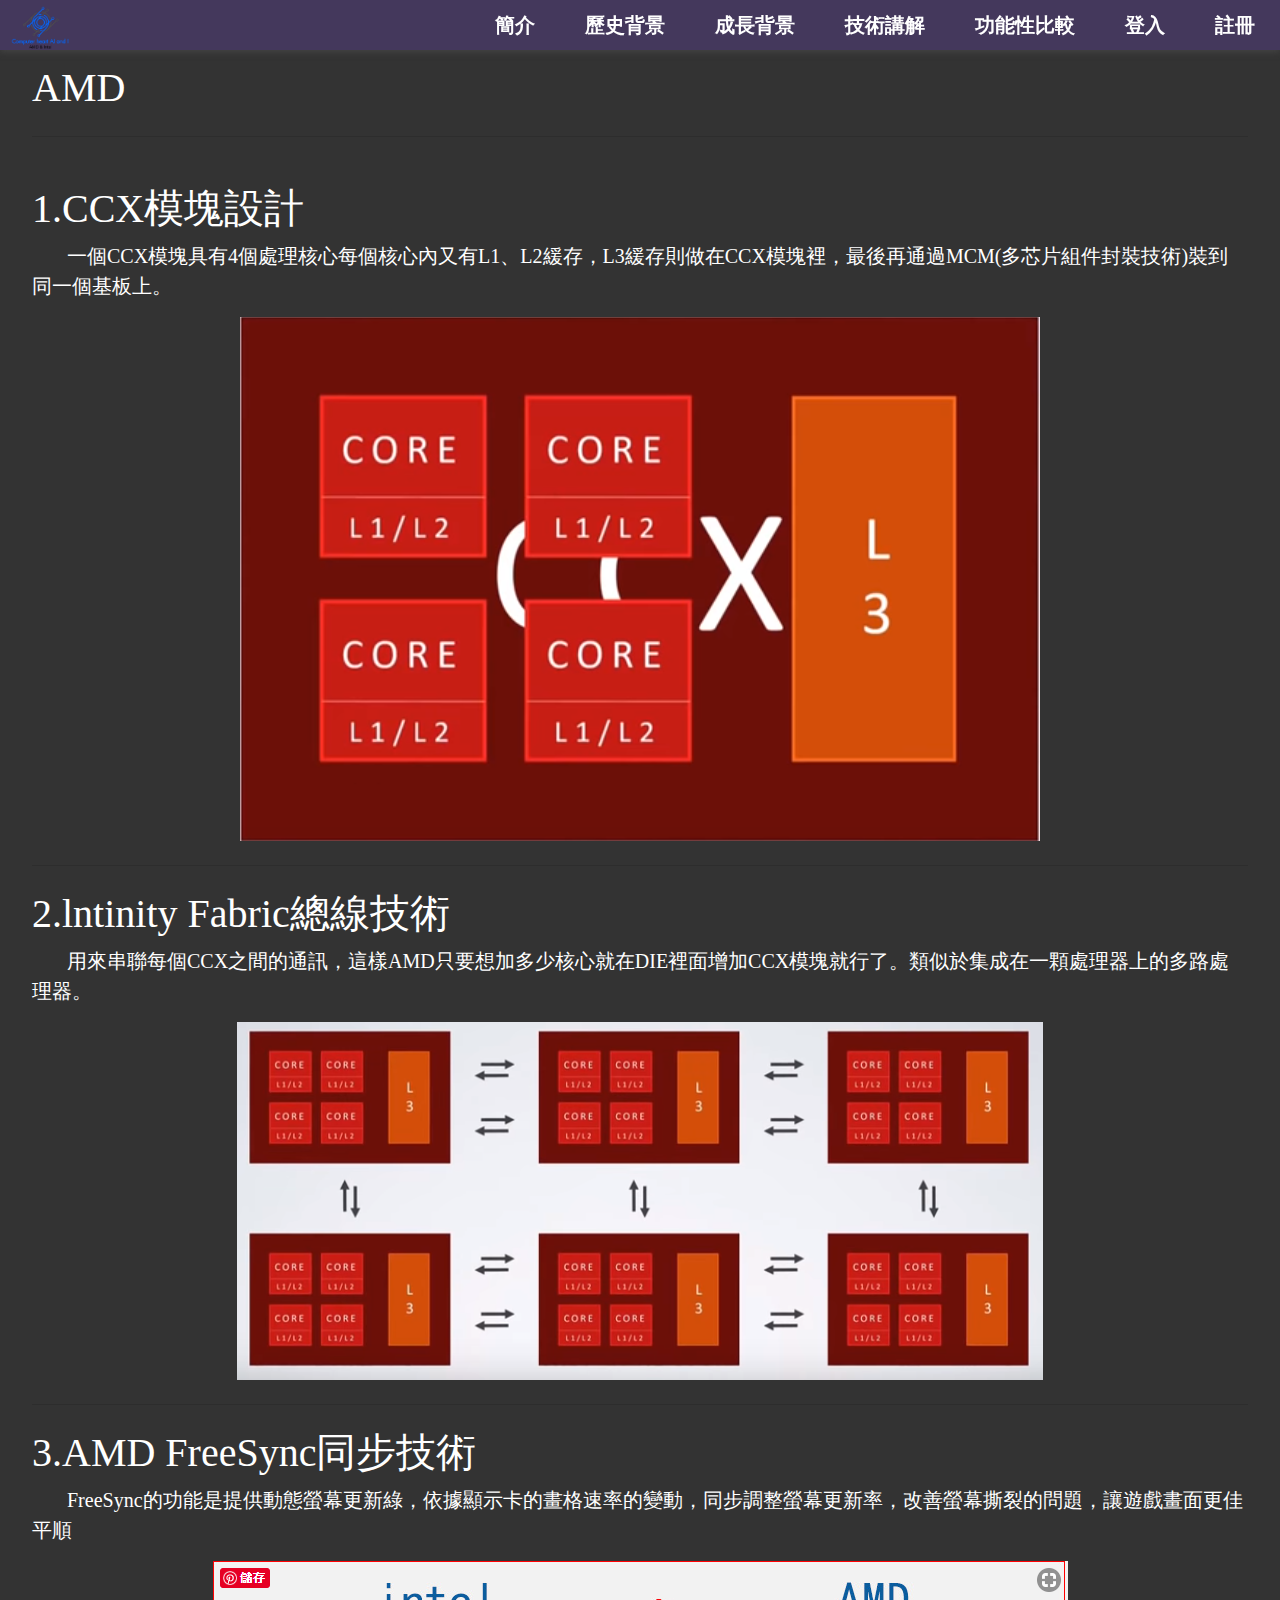
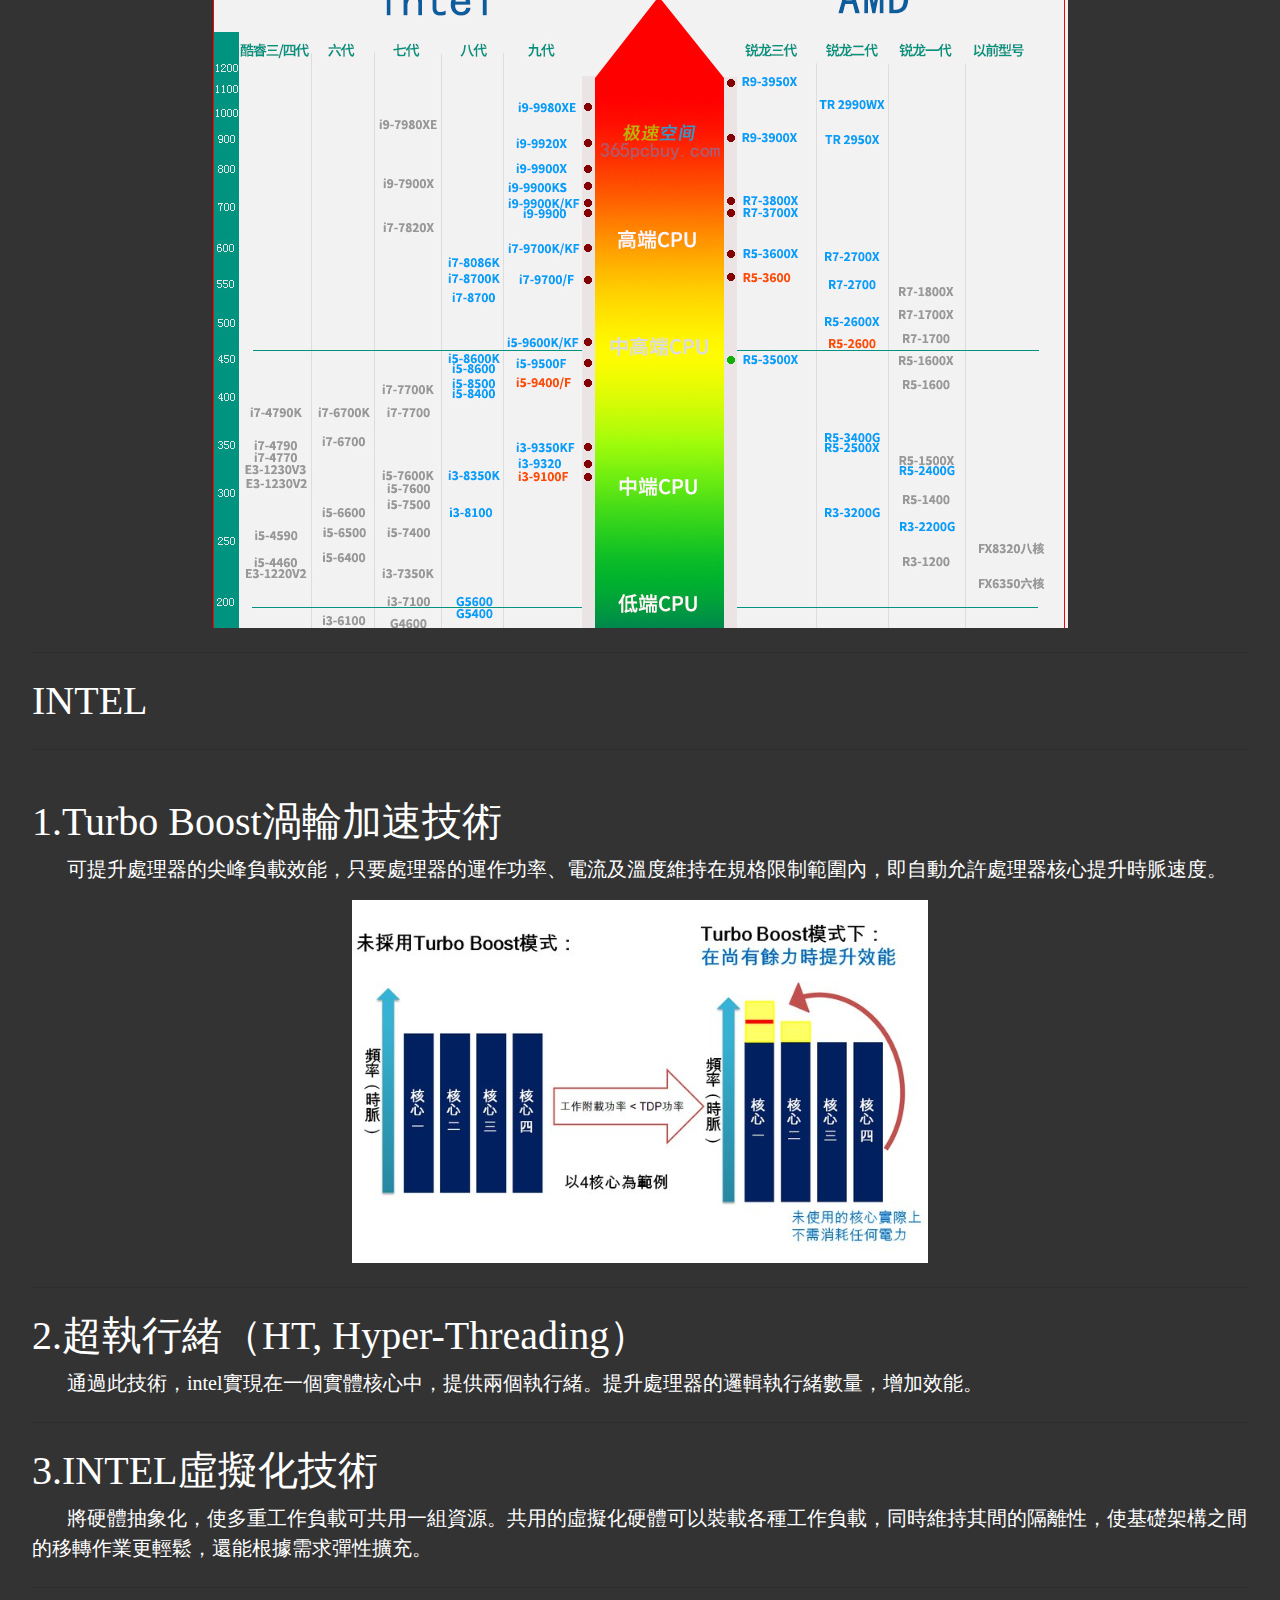
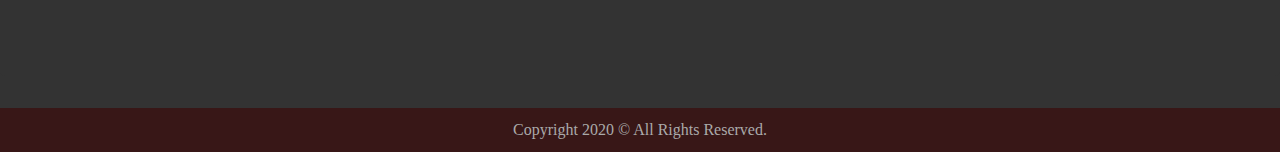
<file: technology.html>
<!DOCTYPE html>
<html lang="en">
  
<head>

<link rel="icon" type="image/png" href="./000.png">
    <meta charset="UTF-8">
    <meta name="viewport" content="width=device-width, initial-scale=1.0">
    <link rel="stylesheet" href="https://stackpath.bootstrapcdn.com/bootstrap/4.3.1/css/bootstrap.min.css" integrity="sha384-ggOyR0iXCbMQv3Xipma34MD+dH/1fQ784/j6cY/iJTQUOhcWr7x9JvoRxT2MZw1T" crossorigin="anonymous">
    <script src="https://code.jquery.com/jquery-3.3.1.slim.min.js" integrity="sha384-q8i/X+965DzO0rT7abK41JStQIAqVgRVzpbzo5smXKp4YfRvH+8abtTE1Pi6jizo" crossorigin="anonymous"></script>
    <script src="https://cdnjs.cloudflare.com/ajax/libs/popper.js/1.14.7/umd/popper.min.js" integrity="sha384-UO2eT0CpHqdSJQ6hJty5KVphtPhzWj9WO1clHTMGa3JDZwrnQq4sF86dIHNDz0W1" crossorigin="anonymous"></script>
    <script src="https://stackpath.bootstrapcdn.com/bootstrap/4.3.1/js/bootstrap.min.js" integrity="sha384-JjSmVgyd0p3pXB1rRibZUAYoIIy6OrQ6VrjIEaFf/nJGzIxFDsf4x0xIM+B07jRM" crossorigin="anonymous"></script>
    <link rel=stylesheet type="text/css" href="style.css">
    <meta http-equiv="X-UA-Compatible" content="ie=edge">
    <title>Computer heart AI And I</title>

    <style>
    *{
    padding: 0;
    margin: 0;
    list-style: none;
    font-family: 微軟正黑體;
    box-sizing:border-box;
  }
  .imgp img{
    display: block;
    margin:auto;
  }
  .list-unstyled{
    display: block;
    margin: 150px 85px;
  }
  
  body{
    background-color: #333;
    color: #FFF;
  }
  .carousel-item img{
    margin: 50px 0px 0px 0px ; /*設定圖片 上距*/
    width: 100%;
    height: 100%;
  }
  
  .header{
    top: 0;
    z-index: 100;
    width: 100%;
    height: 50px;
    background-color: #44385c; /*#202923;*/
    position: fixed;
    box-shadow: 0px 2px 6px #444;
  }
  .logo{
    font-size: 0;
    width: 60px;
    height: 40px;
    position: relative;
    top: 5px;
    left: 10px;
  }
  .logo a{
    display:inline-block;
  }
  .logo a img{
    display:block;
  }
  /* 漢堡選單 */
  #menu_check{
    display:none;
  }
  .bar{
    width: 40px;
    height: 40px;
    background-color: #63ad7c; /*#aaa*/;
    position: absolute;
    right: 5px;
    top: 5px;
    cursor: pointer;
    padding: 2px;
    box-sizing:border-box;
  
  }
  .nav_bar{
    width: 80%;
    height: 3px;
    background-color: #96f2b5; /*#000*/;
    position: relative;
    display: block;
    top:45%;
    margin: auto;
    transition:.3s;
  
    
  }
  .nav_bar:before,.nav_bar:after{
    content:"";
    position: absolute;
    width: 100%;
    height: 100%;
    background-color: #96f2b5; /*#000*/;
    display: block;
    transition:.5s;
    
  }
  .nav_bar:before{
    top:-8px;
  }
  .nav_bar:after{
    top:8px;
  }
  
  #menu_check:checked+.bar .nav_bar{
    background-color: transparent;
  }
  #menu_check:checked+.bar .nav_bar:before{
    top:0px;
    transform:rotate(45deg);
  }
  #menu_check:checked+.bar .nav_bar:after{
    top:0px;
    transform:rotate(-45deg);
  }
  
  
  /* 選單 */
  nav{
    font-size: 0;
    position: absolute;
    top: 50px;
    width: 100%;
    left: -100%;
    transition:0.5s;
    height: calc(100vh - 50px);
    background-color: #202923;
  
   
  }
  .m_li{
    display:block;
    /* text-decoration:none; */
    color:#FFF; /*字體顏色*/
    border-radius:10px; /*給他圓角*/
    font-weight: bolder; /*字體加粗*/
    width: 100%;
    padding: 10px 10px;
    background-color: #202923;
    border-bottom:1px solid #aaa;
    font-size: 20px;
  }
  .m_li:hover{
    text-decoration:none;
    background-color: #ff7;
  }
  
  #menu_check:checked~ nav{
    left:0;
  }
  .clear_fix{
    clear: both;
  }
  
  
  @media screen and (min-width:768px) {
    .bar{
      display:none;
    }
    .logo,nav{
      display:inline-block;
      vertical-align: middle;
    }
      nav{
       display:block;
        width: auto;
        position: relative;
        background-color: transparent;
        top: 0px;
        left: 0;
        height: 50px;
        float: right;
      }
      .m_li{
        display:inline-block;
        width: auto;
        border-bottom:none;
        height: 50px;
        padding: 10px 25px;
        vertical-align: top;
        background-color: transparent;
    }
  }
  
          img{
              vertical-align: bottom; /*設定圖片對齊邊線不要留白*/
          }
          .footer{
              background-color: rgb(56, 23, 23);
              color:#aaa;
              text-align: center;
              padding: 10px 0;
              position: relative;
          }
          .item-group{
              width: 100%;
              max-width: 1400px;
              margin: auto;
          }
          .title {
              margin: 0 0px 30px;
              padding: 5px 5px;
              background-color: #696E74;
          }
          .title img{
              display: block;
              margin: auto;
          }
          .title h2{
              color: #64221B;
              text-align: center;
              letter-spacing: 10px;
              font-size: 46px;
              font-weight: bolder;
          }
          
          .title2{
            margin: 0 0px 30px;
            padding: 35px 35px;
            background-color: #696E74;
          }
          .title2 h2{
            color: #630358;
            text-align: center;
            font-size: 40px;
            font-weight: bolder;
        }
          .title p{
              font-size: 22px;
              text-align: center;
          }
          .item{
              margin: 0 15px 20px;
          }
          .item .text{
            color:#630358;
              padding: 30px 10px;
              text-align: left;
          }
          .item h3{
              font-weight: bolder;
              font-size: 64px;
          }
          .item-group{
              display: block;
          }
          .pic img{
           margin:30px 25px ;
          }
          .service {
            border-radius:20px; /*給他圓角*/
              padding: 80px 0; 
              margin: 70px 20px;
              background-color: rgb(180, 180, 156);
          }
  
          @media screen and (min-width: 768px){
              
              .item-group{
                  display:flex;
              }
              .service .item{
                  display: flex;
                  margin: 0px;
              }
              .service .pic,
              .service .text{
                  width: 50%;
                  margin: 0;
              }
              .service .text{
                  display: flex;       /*是橫排*/
                  padding: 0 20px;
                  flex-direction: column;  /*變成直排*/
                  justify-content: center;  /*主軸對齊方式*/
                  box-sizing: border-box;
              }
              .service h3{
                  text-align: center;
              }
          }

          .jumbotron{
              background-color: #333;
          }
    
    </style>

</head>

<body>
    <!-- MENU -->
    <!-- MENU -->
    <!-- MENU -->
    <div class="header">
            <div class="logo">
              <a href="index.html">
                 <img src="./image/logo.png" width="100%" height="100%">
              </a>
            </div>
          <input type="checkbox" id="menu_check">
          <label for="menu_check" class="bar">
            <span class="nav_bar"></span>
          </label>
          <nav>
            <a href="./introduction.html" class="m_li">簡介</a>
            <a href="./history.html" class="m_li">歷史背景</a>
            <a href="./up.html" class="m_li">成長背景</a>
            <a href="./technology.html" class="m_li">技術講解</a>
            <a href="./features.html" class="m_li">功能性比較</a>
            <a href="./web03.aspx" class="m_li">登入</a>
            <a href="./login.aspx" class="m_li">註冊</a>
          </nav>
        <div class="clear_fix"></div>
        
    </div>
        <!-- -----------------內容區--------------- -->
        
        <div class="jumbotron">
          <h1 class="display-5">AMD</h1>
          <hr class="my-4">
          <br>
          <h1 class="display-5">1.CCX模塊設計</h1>
          <p class="lead">&nbsp;&nbsp;&nbsp;&nbsp;&nbsp;&nbsp;&nbsp;一個CCX模塊具有4個處理核心每個核心內又有L1、L2緩存，L3緩存則做在CCX模塊裡，最後再通過MCM(多芯片組件封裝技術)裝到同一個基板上。</p>
          <div class="imgp">
            <img src="./img2/m1.png" alt="">
          </div>
          <hr class="my-4">

          <h1 class="display-5">2.lntinity Fabric總線技術</h1>
          <p class="lead">&nbsp;&nbsp;&nbsp;&nbsp;&nbsp;&nbsp;&nbsp;用來串聯每個CCX之間的通訊，這樣AMD只要想加多少核心就在DIE裡面增加CCX模塊就行了。類似於集成在一顆處理器上的多路處理器。</p>
          <div class="imgp">
            <img src="./img2/m2.png" alt="">
          </div>
          <hr class="my-4">

          <h1 class="display-5">3.AMD FreeSync同步技術</h1>
          <p class="lead">&nbsp;&nbsp;&nbsp;&nbsp;&nbsp;&nbsp;&nbsp;FreeSync的功能是提供動態螢幕更新綠，依據顯示卡的畫格速率的變動，同步調整螢幕更新率，改善螢幕撕裂的問題，讓遊戲畫面更佳平順</p>
          <div class="imgp">
            <img src="./img2/m3.png" alt="">
          </div>
          <hr class="my-4">

          <h1 class="display-5">INTEL</h1>
          <hr class="my-4">
          <br>
          
          <h1 class="display-5">1.Turbo Boost渦輪加速技術</h1>
          <p class="lead">&nbsp;&nbsp;&nbsp;&nbsp;&nbsp;&nbsp;&nbsp;可提升處理器的尖峰負載效能，只要處理器的運作功率、電流及溫度維持在規格限制範圍內，即自動允許處理器核心提升時脈速度。</p>
          <div class="imgp">
            <img src="./img2/m4.png" alt="">
          </div>
          <hr class="my-4">

          <h1 class="display-5">2.超執行緒（HT, Hyper-Threading）</h1>
          <p class="lead">&nbsp;&nbsp;&nbsp;&nbsp;&nbsp;&nbsp;&nbsp;通過此技術，intel實現在一個實體核心中，提供兩個執行緒。提升處理器的邏輯執行緒數量，增加效能。</p>
          <hr class="my-4">

          <h1 class="display-5">3.INTEL虛擬化技術</h1>
          <p class="lead">&nbsp;&nbsp;&nbsp;&nbsp;&nbsp;&nbsp;&nbsp;將硬體抽象化，使多重工作負載可共用一組資源。共用的虛擬化硬體可以裝載各種工作負載，同時維持其間的隔離性，使基礎架構之間的移轉作業更輕鬆，還能根據需求彈性擴充。</p>
          <hr class="my-4">

        </div>


        <!-- -----------------內容區--------------- -->
        <div class="footer">
          Copyright 2020 &copy;  All Rights Reserved.
        </div>



<!-- Advanced options: -->
<!-- data-align="left" -->
<!-- data-overlay="true" -->
<script data-align="right" data-overlay="true" id="keyreply-script" a href="//index.html" src="//keyreply.com/chat/widget.js" data-color="#123" data-apps="[base64]"></script>
</body>
</html>
</file>
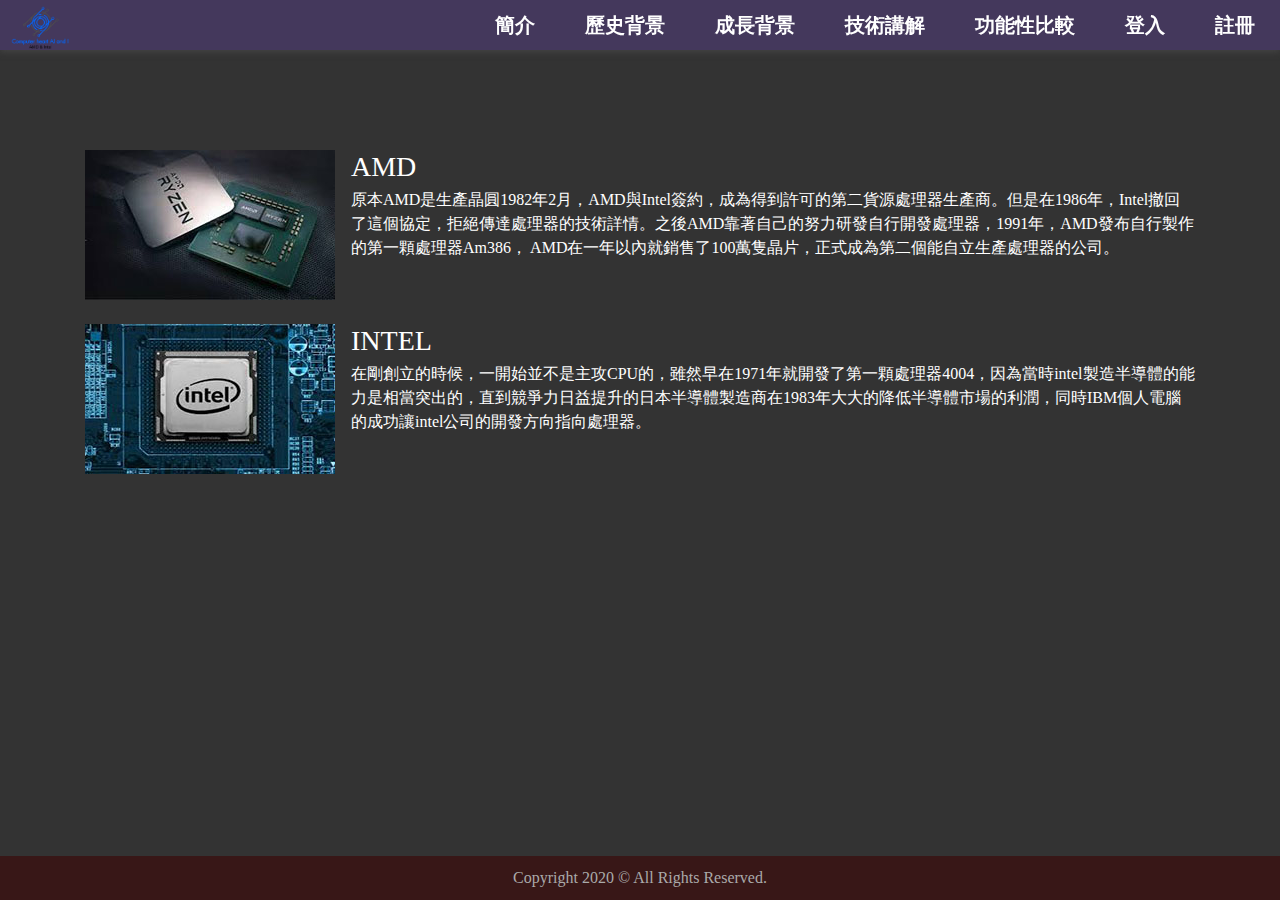
<file: up.html>
<!DOCTYPE html>
<html lang="en">
  
<head>

<link rel="icon" type="image/png" href="./000.png">
    <meta charset="UTF-8">
    <meta name="viewport" content="width=device-width, initial-scale=1.0">
    <link rel="stylesheet" href="https://stackpath.bootstrapcdn.com/bootstrap/4.3.1/css/bootstrap.min.css" integrity="sha384-ggOyR0iXCbMQv3Xipma34MD+dH/1fQ784/j6cY/iJTQUOhcWr7x9JvoRxT2MZw1T" crossorigin="anonymous">
    <script src="https://code.jquery.com/jquery-3.3.1.slim.min.js" integrity="sha384-q8i/X+965DzO0rT7abK41JStQIAqVgRVzpbzo5smXKp4YfRvH+8abtTE1Pi6jizo" crossorigin="anonymous"></script>
    <script src="https://cdnjs.cloudflare.com/ajax/libs/popper.js/1.14.7/umd/popper.min.js" integrity="sha384-UO2eT0CpHqdSJQ6hJty5KVphtPhzWj9WO1clHTMGa3JDZwrnQq4sF86dIHNDz0W1" crossorigin="anonymous"></script>
    <script src="https://stackpath.bootstrapcdn.com/bootstrap/4.3.1/js/bootstrap.min.js" integrity="sha384-JjSmVgyd0p3pXB1rRibZUAYoIIy6OrQ6VrjIEaFf/nJGzIxFDsf4x0xIM+B07jRM" crossorigin="anonymous"></script>
    <link rel=stylesheet type="text/css" href="style.css">
    <meta http-equiv="X-UA-Compatible" content="ie=edge">
    <title>Computer heart AI And I</title>

    <style>
    *{
    padding: 0;
    margin: 0;
    list-style: none;
    font-family: 微軟正黑體;
    box-sizing:border-box;
  }
  .list-unstyled{
    display: block;
    margin: 150px 85px;
  }
  
  body{
    background-color: #333;
    color: #FFF;
  }
  .carousel-item img{
    margin: 50px 0px 0px 0px ; /*設定圖片 上距*/
    width: 100%;
    height: 100%;
  }
  
  .header{
    top: 0;
    z-index: 100;
    width: 100%;
    height: 50px;
    background-color: #44385c; /*#202923;*/
    position: fixed;
    box-shadow: 0px 2px 6px #444;
  }
  .logo{
    font-size: 0;
    width: 60px;
    height: 40px;
    position: relative;
    top: 5px;
    left: 10px;
  }
  .logo a{
    display:inline-block;
  }
  .logo a img{
    display:block;
  }
  /* 漢堡選單 */
  #menu_check{
    display:none;
  }
  .bar{
    width: 40px;
    height: 40px;
    background-color: #63ad7c; /*#aaa*/;
    position: absolute;
    right: 5px;
    top: 5px;
    cursor: pointer;
    padding: 2px;
    box-sizing:border-box;
  
  }
  .nav_bar{
    width: 80%;
    height: 3px;
    background-color: #96f2b5; /*#000*/;
    position: relative;
    display: block;
    top:45%;
    margin: auto;
    transition:.3s;
  
    
  }
  .nav_bar:before,.nav_bar:after{
    content:"";
    position: absolute;
    width: 100%;
    height: 100%;
    background-color: #96f2b5; /*#000*/;
    display: block;
    transition:.5s;
    
  }
  .nav_bar:before{
    top:-8px;
  }
  .nav_bar:after{
    top:8px;
  }
  
  #menu_check:checked+.bar .nav_bar{
    background-color: transparent;
  }
  #menu_check:checked+.bar .nav_bar:before{
    top:0px;
    transform:rotate(45deg);
  }
  #menu_check:checked+.bar .nav_bar:after{
    top:0px;
    transform:rotate(-45deg);
  }
  
  
  /* 選單 */
  nav{
    font-size: 0;
    position: absolute;
    top: 50px;
    width: 100%;
    left: -100%;
    transition:0.5s;
    height: calc(100vh - 50px);
    background-color: #202923;
  
   
  }
  .m_li{
    display:block;
    /* text-decoration:none; */
    color:#FFF; /*字體顏色*/
    border-radius:10px; /*給他圓角*/
    font-weight: bolder; /*字體加粗*/
    width: 100%;
    padding: 10px 10px;
    background-color: #202923;
    border-bottom:1px solid #aaa;
    font-size: 20px;
  }
  .m_li:hover{
    text-decoration:none;
    background-color: #ff7;
  }
  
  #menu_check:checked~ nav{
    left:0;
  }
  .clear_fix{
    clear: both;
  }
  
  
  @media screen and (min-width:768px) {
    .bar{
      display:none;
    }
    .logo,nav{
      display:inline-block;
      vertical-align: middle;
    }
      nav{
       display:block;
        width: auto;
        position: relative;
        background-color: transparent;
        top: 0px;
        left: 0;
        height: 50px;
        float: right;
      }
      .m_li{
        display:inline-block;
        width: auto;
        border-bottom:none;
        height: 50px;
        padding: 10px 25px;
        vertical-align: top;
        background-color: transparent;
    }
  }
  
          img{
              vertical-align: bottom; /*設定圖片對齊邊線不要留白*/
          }
          .footer{
              background-color: rgb(56, 23, 23);
              color:#aaa;
              text-align: center;
              padding: 10px 0;
              /* position: relative;
              bottom: 0; */
              width: 100%;
              position:absolute;
              bottom:0px;
              left:0px;
          }
          .item-group{
              width: 100%;
              max-width: 1400px;
              margin: auto;
          }
          .title {
              margin: 0 0px 30px;
              padding: 5px 5px;
              background-color: #696E74;
          }
          .title img{
              display: block;
              margin: auto;
          }
          .title h2{
              color: #64221B;
              text-align: center;
              letter-spacing: 10px;
              font-size: 46px;
              font-weight: bolder;
          }
          
          .title2{
            margin: 0 0px 30px;
            padding: 35px 35px;
            background-color: #696E74;
          }
          .title2 h2{
            color: #630358;
            text-align: center;
            font-size: 40px;
            font-weight: bolder;
        }
          .title p{
              font-size: 22px;
              text-align: center;
          }
          .item{
              margin: 0 15px 20px;
          }
          .item .text{
            color:#630358;
              padding: 30px 10px;
              text-align: left;
          }
          .item h3{
              font-weight: bolder;
              font-size: 64px;
          }
          .item-group{
              display: block;
          }
          .pic img{
           margin:30px 25px ;
          }
          .service {
            border-radius:20px; /*給他圓角*/
              padding: 80px 0; 
              margin: 70px 20px;
              background-color: rgb(180, 180, 156);
          }
  
          @media screen and (min-width: 768px){
              
              .item-group{
                  display:flex;
              }
              .service .item{
                  display: flex;
                  margin: 0px;
              }
              .service .pic,
              .service .text{
                  width: 50%;
                  margin: 0;
              }
              .service .text{
                  display: flex;       /*是橫排*/
                  padding: 0 20px;
                  flex-direction: column;  /*變成直排*/
                  justify-content: center;  /*主軸對齊方式*/
                  box-sizing: border-box;
              }
              .service h3{
                  text-align: center;
              }
          }

          .jumbotron{
              background-color: #333;
          }
    
    </style>

</head>

<body>
    <!-- MENU -->
    <!-- MENU -->
    <!-- MENU -->
    <div class="header">
            <div class="logo">
              <a href="index.html">
                 <img src="./image/logo.png" width="100%" height="100%">
              </a>
            </div>
          <input type="checkbox" id="menu_check">
          <label for="menu_check" class="bar">
            <span class="nav_bar"></span>
          </label>
          <nav>
            <a href="./introduction.html" class="m_li">簡介</a>
            <a href="./history.html" class="m_li">歷史背景</a>
            <a href="./up.html" class="m_li">成長背景</a>
            <a href="./technology.html" class="m_li">技術講解</a>
            <a href="./features.html" class="m_li">功能性比較</a>
            <a href="./web03.aspx" class="m_li">登入</a>
            <a href="./login.aspx" class="m_li">註冊</a>
          </nav>
        <div class="clear_fix"></div>
        
    </div>
        <!-- -----------------內容區--------------- -->
        <ul class="list-unstyled">
          <li class="media">
            <img src="./img2/u1.jpg" class="mr-3" alt="...">
            <div class="media-body">
              <h3 class="mt-0 mb-1">AMD</h3>
              <p>原本AMD是生產晶圓1982年2月，AMD與Intel簽約，成為得到許可的第二貨源處理器生產商。但是在1986年，Intel撤回了這個協定，拒絕傳達處理器的技術詳情。之後AMD靠著自己的努力研發自行開發處理器，1991年，AMD發布自行製作的第一顆處理器Am386， AMD在一年以內就銷售了100萬隻晶片，正式成為第二個能自立生產處理器的公司。</p>
            </div>
          </li>
          <li class="media my-4">
            <img src="./img2/u2.jpg" class="mr-3" alt="...">
            <div class="media-body">
              <h3 class="mt-0 mb-1">INTEL</h3>
              <p>在剛創立的時候，一開始並不是主攻CPU的，雖然早在1971年就開發了第一顆處理器4004，因為當時intel製造半導體的能力是相當突出的，直到競爭力日益提升的日本半導體製造商在1983年大大的降低半導體市場的利潤，同時IBM個人電腦的成功讓intel公司的開發方向指向處理器。</p>

            </div>
          </li>
        </ul>
        <!-- -----------------內容區--------------- -->
        <div class="footer">
          Copyright 2020 &copy;  All Rights Reserved.
        </div>



    <!-- Live Chat Widget powered by https://keyreply.com/chat/ -->
<!-- Advanced options: -->
<!-- data-align="left" -->
<!-- data-overlay="true" -->
<script data-align="right" data-overlay="false" id="keyreply-script" a href="//index.html" src="//keyreply.com/chat/widget.js" data-color="#123" data-apps="[base64]"></script>
</body>
</html>
</file>
<file: style.css>
*{
    padding: 0;
    margin: 0;
    list-style: none;
    font-family: 微軟正黑體;
    box-sizing:border-box;
  }
  .wrapper{
    min-height: 100%;
}
  
  body{
    background-color: #333;
    color: #FFF;
  }
  .carousel-item img{
    margin: 50px 0px 0px 0px ; /*設定圖片 上距*/
    width: 100%;
    height: 100%;
  }
  
  .header{
    top: 0;
    z-index: 100;
    width: 100%;
    height: 50px;
    background-color: #44385c; /*#202923;*/
    position: fixed;
    box-shadow: 0px 2px 6px #444;
  }
  .logo{
    font-size: 0;
    width: 60px;
    height: 40px;
    position: relative;
    top: 5px;
    left: 10px;
  }
  .logo a{
    display:inline-block;
  }
  .logo a img{
    display:block;
  }
  /* 漢堡選單 */
  #menu_check{
    display:none;
  }
  .bar{
    width: 40px;
    height: 40px;
    background-color: #63ad7c; /*#aaa*/;
    position: absolute;
    right: 5px;
    top: 5px;
    cursor: pointer;
    padding: 2px;
    box-sizing:border-box;
  
  }
  .nav_bar{
    width: 80%;
    height: 3px;
    background-color: #96f2b5; /*#000*/;
    position: relative;
    display: block;
    top:45%;
    margin: auto;
    transition:.3s;
  
    
  }
  .nav_bar:before,.nav_bar:after{
    content:"";
    position: absolute;
    width: 100%;
    height: 100%;
    background-color: #96f2b5; /*#000*/;
    display: block;
    transition:.5s;
    
  }
  .nav_bar:before{
    top:-8px;
  }
  .nav_bar:after{
    top:8px;
  }
  
  #menu_check:checked+.bar .nav_bar{
    background-color: transparent;
  }
  #menu_check:checked+.bar .nav_bar:before{
    top:0px;
    transform:rotate(45deg);
  }
  #menu_check:checked+.bar .nav_bar:after{
    top:0px;
    transform:rotate(-45deg);
  }
  
  
  /* 選單 */
  nav{
    font-size: 0;
    position: absolute;
    top: 50px;
    width: 100%;
    left: -100%;
    transition:0.5s;
    height: calc(100vh - 50px);
    background-color: #202923;
  
   
  }
  .m_li{
    display:block;
    /* text-decoration:none; */
    color:#FFF; /*字體顏色*/
    border-radius:10px; /*給他圓角*/
    font-weight: bolder; /*字體加粗*/
    width: 100%;
    padding: 10px 10px;
    background-color: #202923;
    border-bottom:1px solid #aaa;
    font-size: 20px;
  }
  .m_li:hover{
    text-decoration:none;
    background-color: #ff7;
  }
  
  #menu_check:checked~ nav{
    left:0;
  }
  .clear_fix{
    clear: both;
  }
  
  
  @media screen and (min-width:768px) {
    .bar{
      display:none;
    }
    .logo,nav{
      display:inline-block;
      vertical-align: middle;
    }
      nav{
       display:block;
        width: auto;
        position: relative;
        background-color: transparent;
        top: 0px;
        left: 0;
        height: 50px;
        float: right;
      }
      .m_li{
        display:inline-block;
        width: auto;
        border-bottom:none;
        height: 50px;
        padding: 10px 25px;
        vertical-align: top;
        background-color: transparent;
    }
  }
  
          img{
              vertical-align: bottom; /*設定圖片對齊邊線不要留白*/
          }
          .footer{
              background-color: rgb(56, 23, 23);
              color:#aaa;
              text-align: center;
              padding: 10px 0;
              position: relative;
              bottom: 0;
          }
          .item-group{
              width: 100%;
              max-width: 1400px;
              margin: auto;
          }
          .title {
              margin: 0 0px 30px;
              padding: 5px 5px;
              background-color: #696E74;
          }
          .title img{
              display: block;
              margin: auto;
          }
          .title h2{
              color: #64221B;
              text-align: center;
              letter-spacing: 10px;
              font-size: 46px;
              font-weight: bolder;
          }
          
          .title2{
            margin: 0 0px 30px;
            padding: 35px 35px;
            background-color: #696E74;
          }
          .title2 h2{
            color: #630358;
            text-align: center;
            font-size: 40px;
            font-weight: bolder;
        }
          .title p{
              font-size: 22px;
              text-align: center;
          }
          .item{
              margin: 0 15px 20px;
          }
          .item .text{
              padding: 10px 0;
              text-align: left;
          }
          .item h3{
              font-weight: bolder;
              font-size: 24px;
          }
          .item-group{
              display: block;
          }
          .item .pic img{
              width: 100%;
          }
          .service {
              /* padding: 60px 0;  */
              margin: 60px 0px;
              background-color: #ffa;
          }
  
          @media screen and (min-width: 768px){
              
              .item-group{
                  display:flex;
              }
              .service .item{
                  display: flex;
                  margin: 0px;
              }
              .service .pic,
              .service .text{
                  width: 50%;
                  margin: 0;
              }
              .service .text{
                  display: flex;       /*是橫排*/
                  padding: 0 20px;
                  flex-direction: column;  /*變成直排*/
                  justify-content: center;  /*主軸對齊方式*/
                  box-sizing: border-box;
              }
              .service h3{
                  text-align: center;
              }
          }

          .jumbotron{
              background-color: #333;
          }
</file>
